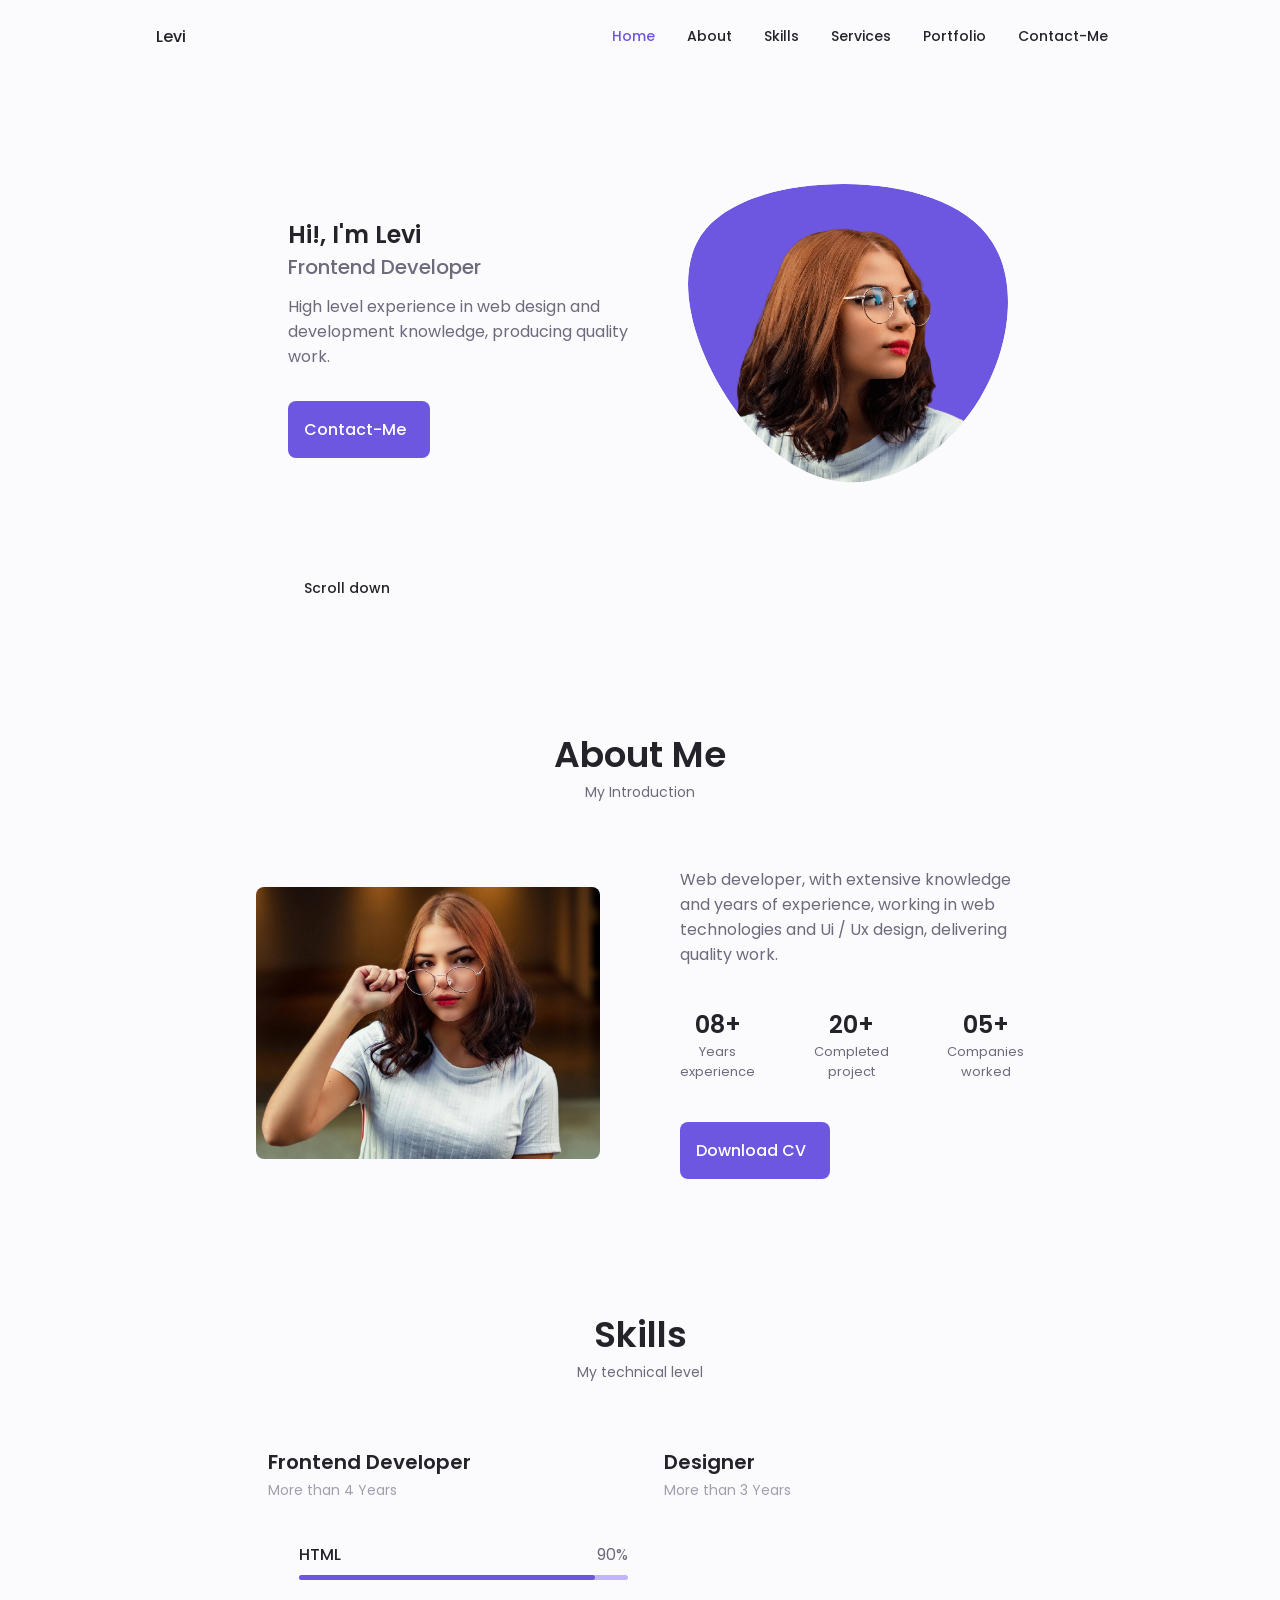
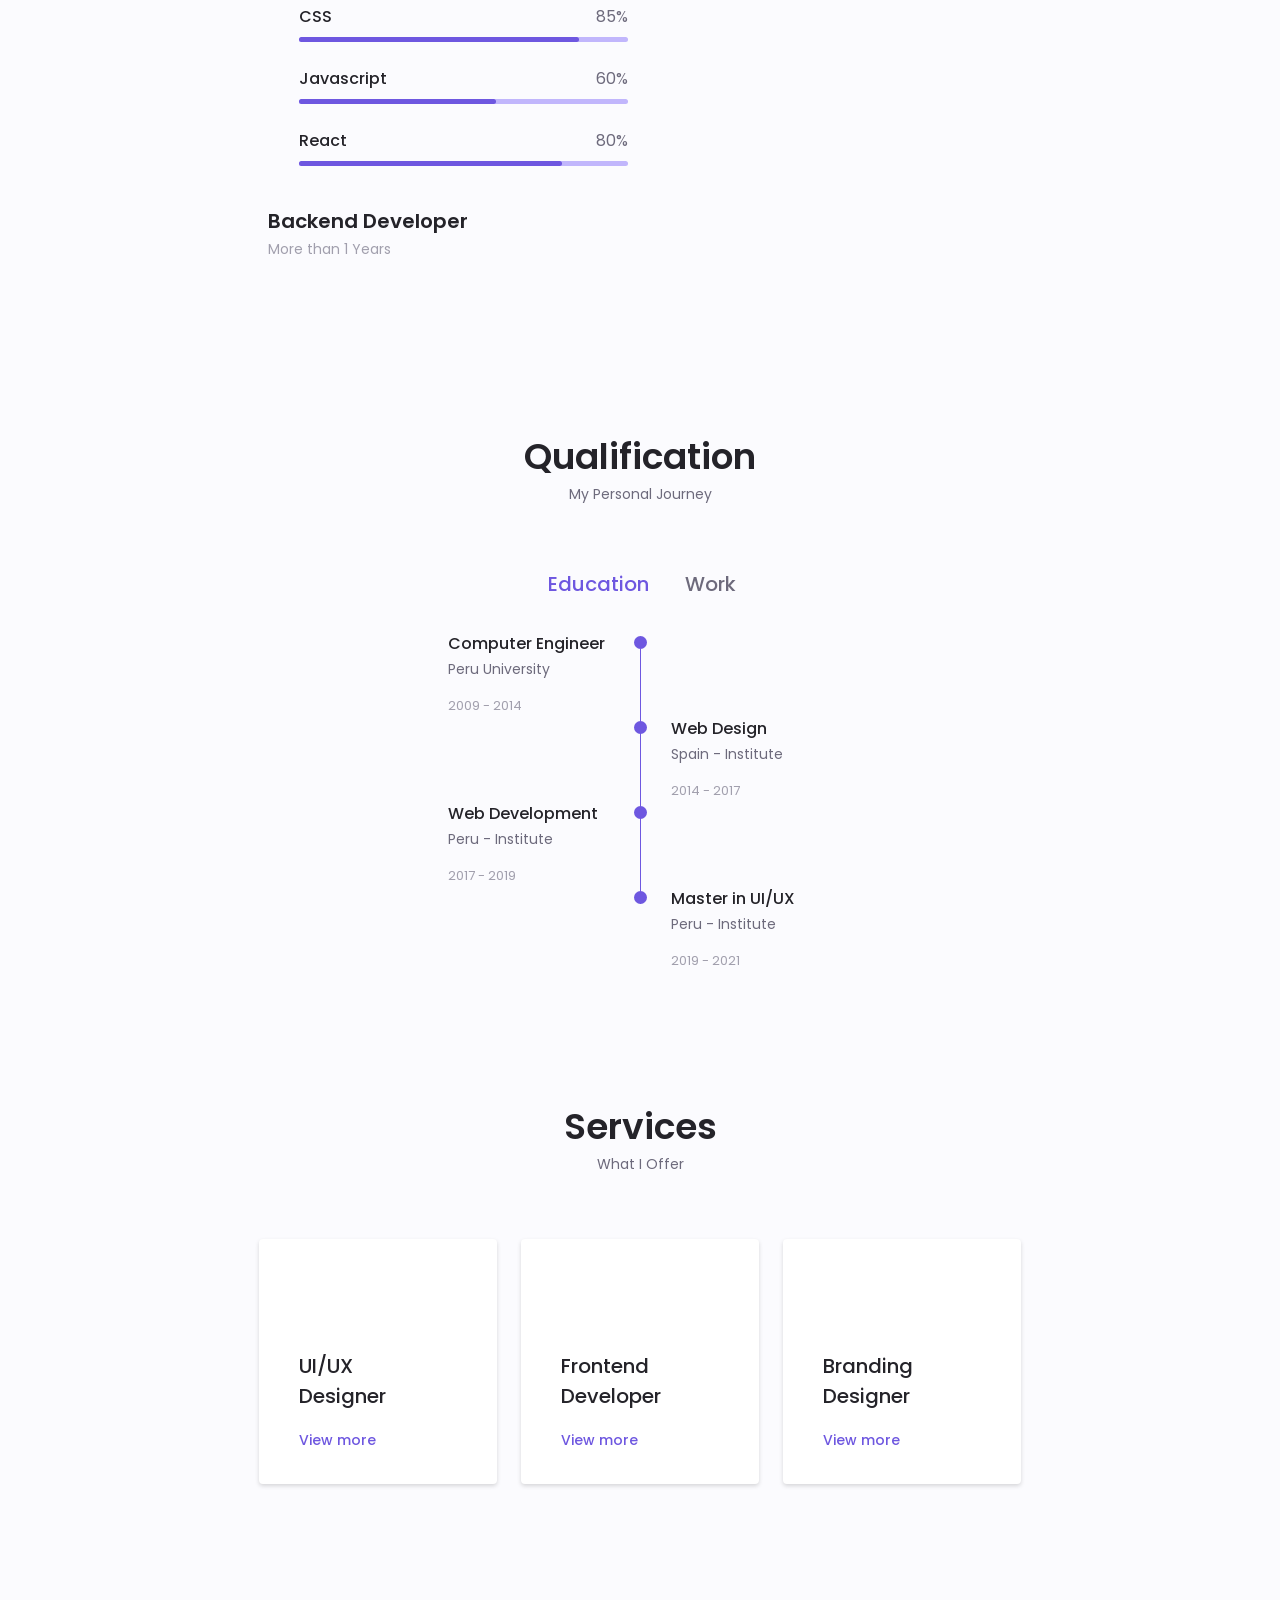
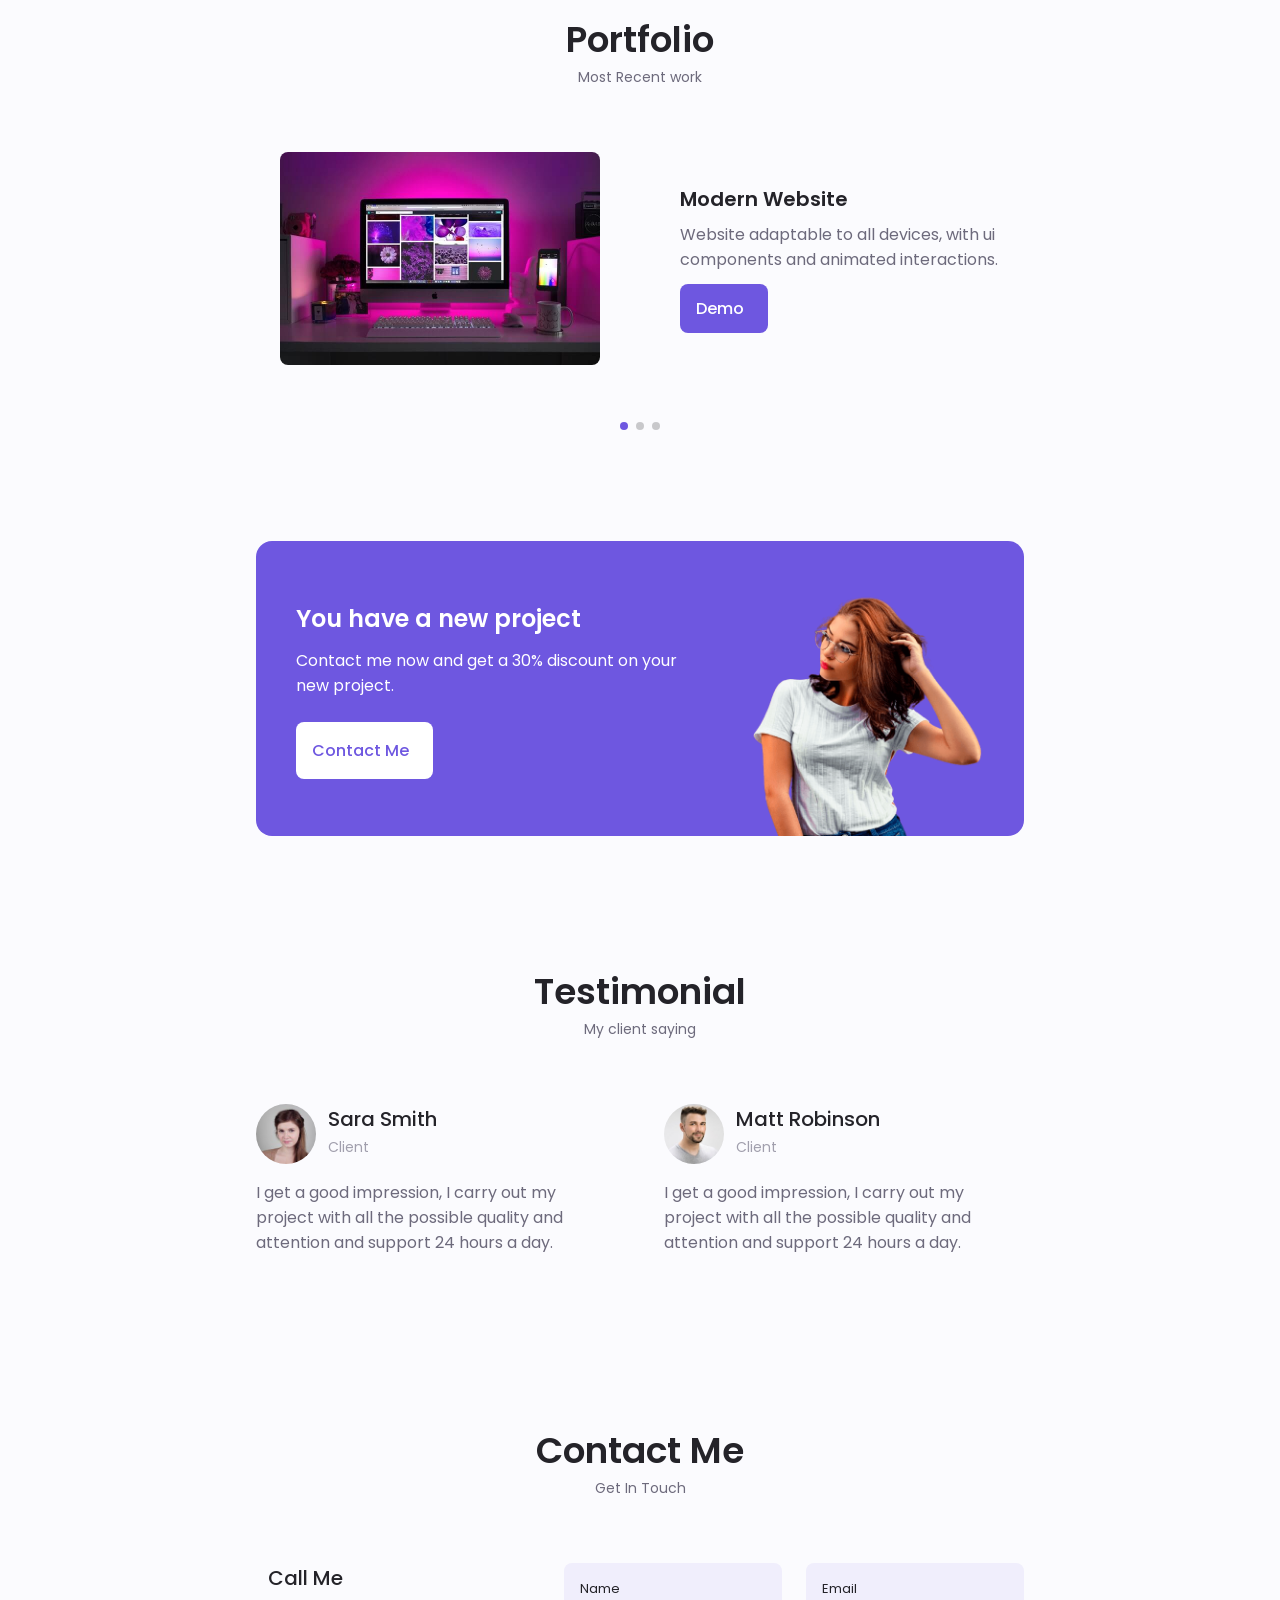
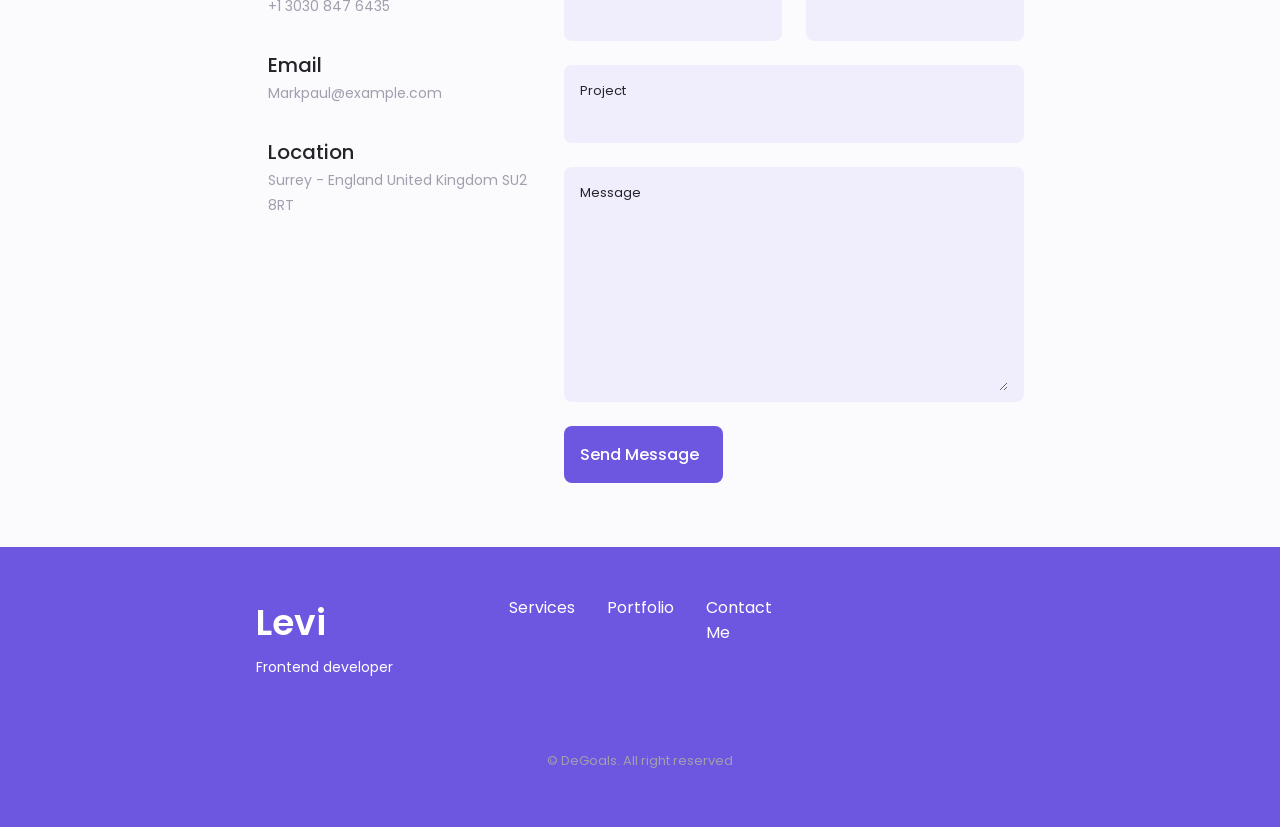
<file: index.html>
<!DOCTYPE html>
<html lang="en">
	<head>
		<meta charset="UTF-8" />
		<meta http-equiv="X-UA-Compatible" content="IE=edge" />
		<meta name="viewport" content="width=device-width, initial-scale=1.0" />

		<!--==================== UNICONS =========================-->
		<link
			rel="stylesheet"
			href="https://unicons.iconscout.com/release/v4.0.0/css/line.css"
		/>

		<!--==================== SWIPER CSS =========================-->
		<link rel="stylesheet" href="assets/css/swiper-bundle.min.css" />

		<!--==================== CSS =========================-->
		<link rel="stylesheet" href="assets/css/style.css" />

		<title>My Portfolio</title>
	</head>
	<body>
		<!--==================== HEADER ====================-->
		<header class="header" id="header">
			<nav class="nav container">
				<a href="#" class="nav__logo">Levi</a>

				<div class="nav__menu" id="nav-menu">
					<ul class="nav__list grid">
						<li class="nav__item">
							<a href="#home" class="nav__link active-link">
								<i class="uil uil-estate nav__icon"></i>
								Home
							</a>
						</li>
						<li class="nav__item">
							<a href="#about" class="nav__link">
								<i class="uil uil-user nav__icon"></i>
								About
							</a>
						</li>
						<li class="nav__item">
							<a href="#skills" class="nav__link">
								<i class="uil uil-file-alt nav__icon"></i>
								Skills
							</a>
						</li>
						<li class="nav__item">
							<a href="#services" class="nav__link">
								<i class="uil uil-briefcase-alt nav__icon"></i>
								Services
							</a>
						</li>
						<li class="nav__item">
							<a href="#portfolio" class="nav__link">
								<i class="uil uil-scenery nav__icon"></i>
								Portfolio
							</a>
						</li>
						<li class="nav__item">
							<a href="#contact" class="nav__link">
								<i class="uil uil-message nav__icon"></i>
								Contact-Me
							</a>
						</li>
					</ul>
					<i class="uil uil-times nav__close" id="nav-close"></i>
				</div>

				<div class="nav__btns">
					<!-- Theme change button -->
					<i class="uil uil-moon change-theme" id="theme-button"></i>
					<div class="nav__toggle" id="nav-toggle">
						<i class="uil uil-apps"></i>
					</div>
				</div>
			</nav>
		</header>

		<!--==================== MAIN ====================-->
		<main class="main">
			<!--==================== HOME ====================-->
			<section class="home section" id="home">
				<div class="home__container container grid">
					<div class="home__content grid">
						<div class="home__social">
							<a
								href="https://www.linkedin.com/"
								target="_blank"
								class="home__social-icon"
							>
								<i class="uil uil-linkedin-alt"></i>
							</a>
							<a
								href="https://dribble.com/"
								target="_blank"
								class="home__social-icon"
							>
								<i class="uil uil-dribbble"></i>
							</a>
							<a
								href="https://github.com/"
								target="_blank"
								class="home__social-icon"
							>
								<i class="uil uil-github-alt"></i>
							</a>
						</div>

						<div class="home__img">
							<svg
								class="home__blob"
								viewBox="0 0 200 187"
								xmlns="http://www.w3.org/2000/svg"
								xmlns:xlink="http://www.w3.org/1999/xlink"
							>
								<mask id="mask0" mask-type="alpha">
									<path
										d="M190.312 36.4879C206.582 62.1187 201.309 102.826 182.328 134.186C163.346 165.547 
        130.807 187.559 100.226 186.353C69.6454 185.297 41.0228 161.023 21.7403 129.362C2.45775 
        97.8511 -7.48481 59.1033 6.67581 34.5279C20.9871 10.1032 59.7028 -0.149132 97.9666 
        0.00163737C136.23 0.303176 174.193 10.857 190.312 36.4879Z"
									/>
								</mask>
								<g mask="url(#mask0)">
									<path
										d="M190.312 36.4879C206.582 62.1187 201.309 102.826 182.328 134.186C163.346 
        165.547 130.807 187.559 100.226 186.353C69.6454 185.297 41.0228 161.023 21.7403 
        129.362C2.45775 97.8511 -7.48481 59.1033 6.67581 34.5279C20.9871 10.1032 59.7028 
        -0.149132 97.9666 0.00163737C136.23 0.303176 174.193 10.857 190.312 36.4879Z"
									/>
									<image
										class="home__blob-img"
										x="12"
										y="18"
										xlink:href="assets/img/perfil.png"
									/>
								</g>
							</svg>
						</div>

						<div class="home__data">
							<h1 class="home__title">Hi!, I'm Levi</h1>
							<h3 class="home__subtitle">Frontend Developer</h3>
							<p class="home__description">
								High level experience in web design and development knowledge,
								producing quality work.
							</p>
							<a href="#contact" class="button button--flex">
								Contact-Me<i class="uil uil-message button__icon"></i>
							</a>
						</div>
					</div>

					<div class="home__scroll">
						<a href="#about" class="home__scroll-button button--flex">
							<i class="uil uil-mouse-alt home__scroll-mouse"></i>
							<span class="home__scroll-name">Scroll down</span>
							<i class="uil uil-arrow-down home__scroll-arrow"></i>
						</a>
					</div>
				</div>
			</section>

			<!--==================== ABOUT ====================-->
			<section class="about section" id="about">
				<h2 class="section__title">About Me</h2>
				<span class="section__subtitle">My Introduction</span>

				<div class="about__container container grid">
					<img src="assets/img/about.jpg" alt="" class="about__img" />

					<div class="about__data">
						<p class="about__description">
							Web developer, with extensive knowledge and years of experience,
							working in web technologies and Ui / Ux design, delivering quality
							work.
						</p>

						<div class="about__info">
							<div>
								<span class="about__info-title">08+</span>
								<span class="about__info-name"
									>Years <br />
									experience</span
								>
							</div>
							<div>
								<span class="about__info-title">20+</span>
								<span class="about__info-name"
									>Completed <br />
									project</span
								>
							</div>
							<div>
								<span class="about__info-title">05+</span>
								<span class="about__info-name"
									>Companies <br />
									worked</span
								>
							</div>
						</div>

						<div class="about__buttons">
							<a
								download=""
								href="assets/PDF/leviCV.pdf"
								class="button button--flex"
							>
								Download CV<i class="uil uil-download-alt button__icon"></i>
							</a>
						</div>
					</div>
				</div>
			</section>

			<!--==================== SKILLS ====================-->
			<section class="skills section" id="skills">
				<h2 class="section__title">Skills</h2>
				<span class="section__subtitle">My technical level</span>

				<div class="skills__container container grid">
					<div>
						<!--==================== SKILLS 1 ====================-->
						<div class="skills__content skills__open">
							<div class="skills__header">
								<i class="uil uil-brackets-curly skills__icon"></i>

								<div>
									<h1 class="skills__title">Frontend Developer</h1>
									<span class="skills__subtitle">More than 4 Years</span>
								</div>

								<i class="uil uil-angle-down skills__arrow"></i>
							</div>

							<div class="skills__list grid">
								<div class="skills__data">
									<div class="skills__titles">
										<h3 class="skills__name">HTML</h3>
										<span class="skills__number">90%</span>
									</div>
									<div class="skills__bar">
										<span class="skills__percentage skills__html"></span>
									</div>
								</div>
								<div class="skills__data">
									<div class="skills__titles">
										<h3 class="skills__name">CSS</h3>
										<span class="skills__number">85%</span>
									</div>
									<div class="skills__bar">
										<span class="skills__percentage skills__css"></span>
									</div>
								</div>
								<div class="skills__data">
									<div class="skills__titles">
										<h3 class="skills__name">Javascript</h3>
										<span class="skills__number">60%</span>
									</div>
									<div class="skills__bar">
										<span class="skills__percentage skills__js"></span>
									</div>
								</div>
								<div class="skills__data">
									<div class="skills__titles">
										<h3 class="skills__name">React</h3>
										<span class="skills__number">80%</span>
									</div>
									<div class="skills__bar">
										<span class="skills__percentage skills__react"></span>
									</div>
								</div>
							</div>
						</div>

						<!--==================== SKILLS 2 ====================-->
						<div class="skills__content skills__close">
							<div class="skills__header">
								<i class="uil uil-server-network skills__icon"></i>

								<div>
									<h1 class="skills__title">Backend Developer</h1>
									<span class="skills__subtitle">More than 1 Years</span>
								</div>

								<i class="uil uil-angle-down skills__arrow"></i>
							</div>

							<div class="skills__list grid">
								<div class="skills__data">
									<div class="skills__titles">
										<h3 class="skills__name">PHP</h3>
										<span class="skills__number">50%</span>
									</div>
									<div class="skills__bar">
										<span class="skills__percentage skills__php"></span>
									</div>
								</div>
								<div class="skills__data">
									<div class="skills__titles">
										<h3 class="skills__name">Node Js</h3>
										<span class="skills__number">75%</span>
									</div>
									<div class="skills__bar">
										<span class="skills__percentage skills__node"></span>
									</div>
								</div>
								<div class="skills__data">
									<div class="skills__titles">
										<h3 class="skills__name">Firebase</h3>
										<span class="skills__number">70%</span>
									</div>
									<div class="skills__bar">
										<span class="skills__percentage skills__firebase"></span>
									</div>
								</div>
								<div class="skills__data">
									<div class="skills__titles">
										<h3 class="skills__name">Python</h3>
										<span class="skills__number">50%</span>
									</div>
									<div class="skills__bar">
										<span class="skills__percentage skills__python"></span>
									</div>
								</div>
							</div>
						</div>
					</div>
					<div>
						<!--==================== SKILLS 3 ====================-->
						<div class="skills__content skills__close">
							<div class="skills__header">
								<i class="uil uil-swatchbook skills__icon"></i>

								<div>
									<h1 class="skills__title">Designer</h1>
									<span class="skills__subtitle">More than 3 Years</span>
								</div>

								<i class="uil uil-angle-down skills__arrow"></i>
							</div>

							<div class="skills__list grid">
								<div class="skills__data">
									<div class="skills__titles">
										<h3 class="skills__name">Figma</h3>
										<span class="skills__number">90%</span>
									</div>
									<div class="skills__bar">
										<span class="skills__percentage skills__figma"></span>
									</div>
								</div>
								<div class="skills__data">
									<div class="skills__titles">
										<h3 class="skills__name">Adobe XD</h3>
										<span class="skills__number">90%</span>
									</div>
									<div class="skills__bar">
										<span class="skills__percentage skills__xd"></span>
									</div>
								</div>
								<div class="skills__data">
									<div class="skills__titles">
										<h3 class="skills__name">Sketch</h3>
										<span class="skills__number">85%</span>
									</div>
									<div class="skills__bar">
										<span class="skills__percentage skills__sketch"></span>
									</div>
								</div>
								<div class="skills__data">
									<div class="skills__titles">
										<h3 class="skills__name">Photoshop</h3>
										<span class="skills__number">70%</span>
									</div>
									<div class="skills__bar">
										<span class="skills__percentage skills__photoshop"></span>
									</div>
								</div>
							</div>
						</div>
					</div>
				</div>
			</section>

			<!--==================== QUALIFICATION ====================-->
			<section class="qualification section">
				<h2 class="section__title">Qualification</h2>
				<span class="section__subtitle">My Personal Journey</span>

				<div class="qualification__container container">
					<div class="qualification__tabs">
						<div
							class="qualification__button button--flex qualification__active"
							data-target="#education"
						>
							<i class="uil uil-graduation-cap qualification__icon"></i>
							Education
						</div>
						<div class="qualification__button button--flex" data-target="#work">
							<i class="uil uil-briefcase-alt qualification__icon"></i>
							Work
						</div>
					</div>

					<div class="qualification__sections">
						<!--==================== QUALIFICATION CONTENT 1====================-->
						<div
							class="qualification__content qualification__active"
							data-content
							id="education"
						>
							<!--================ QUALIFICATION 1============================================-->
							<div class="qualification__data">
								<div>
									<h3 class="qualification__title">Computer Engineer</h3>
									<span class="qualification__subtitle">Peru University</span>
									<div class="qualification__calendar">
										<i class="uil uil-calendar-alt"></i>
										2009 - 2014
									</div>
								</div>

								<div>
									<span class="qualification__rounder"></span>
									<span class="qualification__line"></span>
								</div>
							</div>
							<!--================ QUALIFICATION 2============================================-->
							<div class="qualification__data">
								<div></div>
								<div>
									<span class="qualification__rounder"></span>
									<span class="qualification__line"></span>
								</div>
								<div>
									<h3 class="qualification__title">Web Design</h3>
									<span class="qualification__subtitle">Spain - Institute</span>
									<div class="qualification__calendar">
										<i class="uil uil-calendar-alt"></i>
										2014 - 2017
									</div>
								</div>
							</div>
							<!--================ QUALIFICATION 3============================================-->
							<div class="qualification__data">
								<div>
									<h3 class="qualification__title">Web Development</h3>
									<span class="qualification__subtitle">Peru - Institute</span>
									<div class="qualification__calendar">
										<i class="uil uil-calendar-alt"></i>
										2017 - 2019
									</div>
								</div>

								<div>
									<span class="qualification__rounder"></span>
									<span class="qualification__line"></span>
								</div>
							</div>
							<!--================ QUALIFICATION 4============================================-->
							<div class="qualification__data">
								<div></div>

								<div>
									<span class="qualification__rounder"></span>
									<!-- <span class="qualification__line"></span> -->
								</div>
								<div>
									<h3 class="qualification__title">Master in UI/UX</h3>
									<span class="qualification__subtitle">Peru - Institute</span>
									<div class="qualification__calendar">
										<i class="uil uil-calendar-alt"></i>
										2019 - 2021
									</div>
								</div>
							</div>
						</div>

						<!--==================== QUALIFICATION CONTENT 2====================-->
						<div class="qualification__content" data-content id="work">
							<!--================ QUALIFICATION 1============================================-->
							<div class="qualification__data">
								<div>
									<h3 class="qualification__title">Software Engineer</h3>
									<span class="qualification__subtitle">Microsoft - Peru</span>
									<div class="qualification__calendar">
										<i class="uil uil-calendar-alt"></i>
										2016 - 2018
									</div>
								</div>

								<div>
									<span class="qualification__rounder"></span>
									<span class="qualification__line"></span>
								</div>
							</div>
							<!--================ QUALIFICATION 2============================================-->
							<div class="qualification__data">
								<div></div>
								<div>
									<span class="qualification__rounder"></span>
									<span class="qualification__line"></span>
								</div>
								<div>
									<h3 class="qualification__title">Frontend Developer</h3>
									<span class="qualification__subtitle">Apple Inc - Spain</span>
									<div class="qualification__calendar">
										<i class="uil uil-calendar-alt"></i>
										2018 - 2020
									</div>
								</div>
							</div>
							<!--================ QUALIFICATION 3============================================-->
							<div class="qualification__data">
								<div>
									<h3 class="qualification__title">UI Designer</h3>
									<span class="qualification__subtitle">Figma - Spain</span>
									<div class="qualification__calendar">
										<i class="uil uil-calendar-alt"></i>
										2017 - 2019
									</div>
								</div>

								<div>
									<span class="qualification__rounder"></span>
									<!-- <span class="qualification__line"></span> -->
								</div>
							</div>
						</div>
					</div>
				</div>
			</section>

			<!--==================== SERVICES ====================-->
			<section class="services section" id="services">
				<h2 class="section__title">Services</h2>
				<span class="section__subtitle">What I Offer</span>

				<div class="services__container container grid">
					<!--==================== SERVICES 1 ====================-->
					<div class="services__content">
						<div>
							<i class="uil uil-web-grid services__icon"></i>
							<h3 class="services__title">UI/UX <br />Designer</h3>
						</div>

						<span
							class="
								button button--flex button--small button--link
								services__button
							"
						>
							View more
							<i class="uil uil-arrow-right button__icon"></i>
						</span>

						<div class="services__modal">
							<div class="services__modal-content">
								<h4 class="services__modal-title">
									UX/UX <br />
									Designer
								</h4>
								<i class="uil uil-times services__modal-close"></i>

								<ul class="services__modal-services grid">
									<li class="services__modal-service">
										<i class="uil uil-check-circle services__modal-icon"></i>
										<p>I develop the user interface.</p>
									</li>
									<li class="services__modal-service">
										<i class="uil uil-check-circle services__modal-icon"></i>
										<p>Web page development.</p>
									</li>
									<li class="services__modal-service">
										<i class="uil uil-check-circle services__modal-icon"></i>
										<p>I create ux element interactions.</p>
									</li>
									<li class="services__modal-service">
										<i class="uil uil-check-circle services__modal-icon"></i>
										<p>I position your company brand.</p>
									</li>
								</ul>
							</div>
						</div>
					</div>
					<!--==================== SERVICES 2 ====================-->
					<div class="services__content">
						<div>
							<i class="uil uil-arrow services__icon"></i>
							<h3 class="services__title">Frontend <br />Developer</h3>
						</div>

						<span
							class="
								button button--flex button--small button--link
								services__button
							"
						>
							View more
							<i class="uil uil-arrow-right button__icon"></i>
						</span>

						<div class="services__modal">
							<div class="services__modal-content">
								<h4 class="services__modal-title">Frontend <br />Developer</h4>
								<i class="uil uil-times services__modal-close"></i>

								<ul class="services__modal-services grid">
									<li class="services__modal-service">
										<i class="uil uil-check-circle services__modal-icon"></i>
										<p>I develop the user interface.</p>
									</li>
									<li class="services__modal-service">
										<i class="uil uil-check-circle services__modal-icon"></i>
										<p>Web page development.</p>
									</li>
									<li class="services__modal-service">
										<i class="uil uil-check-circle services__modal-icon"></i>
										<p>I create ux element interactions.</p>
									</li>
									<li class="services__modal-service">
										<i class="uil uil-check-circle services__modal-icon"></i>
										<p>I position your company brand.</p>
									</li>
								</ul>
							</div>
						</div>
					</div>
					<!--==================== SERVICES 3 ====================-->
					<div class="services__content">
						<div>
							<i class="uil uil-pen services__icon"></i>
							<h3 class="services__title">Branding <br />Designer</h3>
						</div>

						<span
							class="
								button button--flex button--small button--link
								services__button
							"
						>
							View more
							<i class="uil uil-arrow-right button__icon"></i>
						</span>

						<div class="services__modal">
							<div class="services__modal-content">
								<h4 class="services__modal-title">Branding <br />Designer</h4>
								<i class="uil uil-times services__modal-close"></i>

								<ul class="services__modal-services grid">
									<li class="services__modal-service">
										<i class="uil uil-check-circle services__modal-icon"></i>
										<p>I develop the user interface.</p>
									</li>
									<li class="services__modal-service">
										<i class="uil uil-check-circle services__modal-icon"></i>
										<p>Web page development.</p>
									</li>
									<li class="services__modal-service">
										<i class="uil uil-check-circle services__modal-icon"></i>
										<p>I create ux element interactions.</p>
									</li>
									<li class="services__modal-service">
										<i class="uil uil-check-circle services__modal-icon"></i>
										<p>I position your company brand.</p>
									</li>
								</ul>
							</div>
						</div>
					</div>
				</div>
			</section>

			<!--==================== PORTFOLIO ====================-->
			<section class="portfolio section" id="portfolio">
				<h2 class="section__title">Portfolio</h2>
				<span class="section__subtitle">Most Recent work</span>

				<div class="portfolio__container container swiper-container">
					<div class="swiper-wrapper">
						<!--==================== PORTFOLIO 1 ====================-->
						<div class="portfolio__content grid swiper-slide">
							<img
								src="assets/img/portfolio1.jpg"
								alt=""
								class="portfolio__img"
							/>

							<div class="potfolio__data">
								<h3 class="portfolio__title">Modern Website</h3>
								<p class="portfolio__description">
									Website adaptable to all devices, with ui components and
									animated interactions.
								</p>
								<a
									href="#"
									class="button button--flex button--small portfolio__button"
								>
									Demo
									<i class="uil uil-arrow-right button__icon"></i>
								</a>
							</div>
						</div>
						<!--==================== PORTFOLIO 2 ====================-->
						<div class="portfolio__content grid swiper-slide">
							<img
								src="assets/img/portfolio2.jpg"
								alt=""
								class="portfolio__img"
							/>

							<div class="potfolio__data">
								<h3 class="portfolio__title">Brand Design</h3>
								<p class="portfolio__description">
									Website adaptable to all devices, with ui components and
									animated interactions.
								</p>
								<a
									href="#"
									class="button button--flex button--small portfolio__button"
								>
									Demo
									<i class="uil uil-arrow-right button__icon"></i>
								</a>
							</div>
						</div>
						<!--==================== PORTFOLIO 3 ====================-->
						<div class="portfolio__content grid swiper-slide">
							<img
								src="assets/img/portfolio3.jpg"
								alt=""
								class="portfolio__img"
							/>

							<div class="potfolio__data">
								<h3 class="portfolio__title">Online Store</h3>
								<p class="portfolio__description">
									Website adaptable to all devices, with ui components and
									animated interactions.
								</p>
								<a
									href="#"
									class="button button--flex button--small portfolio__button"
								>
									Demo
									<i class="uil uil-arrow-right button__icon"></i>
								</a>
							</div>
						</div>
					</div>

					<!-- Add Arrows -->
					<div class="swiper-button-next">
						<i class="uil uil-angle-right-b swiper-portfolio-icon"></i>
					</div>
					<div class="swiper-button-prev">
						<i class="uil uil-angle-left-b swiper-portfolio-icon"></i>
					</div>

					<!-- Add Pagination -->
					<div class="swiper-pagination"></div>
				</div>
			</section>

			<!--==================== PROJECT IN MIND ====================-->
			<section class="project section">
				<div class="project__bg">
					<div class="project__container container grid">
						<div class="project__data">
							<h2 class="project__title">You have a new project</h2>
							<p class="project__description">
								Contact me now and get a 30% discount on your new project.
							</p>
							<a href="#contact" class="button button--flex button--white">
								Contact Me
								<i class="uil uil-message project__icon button__icon"></i>
							</a>
						</div>

						<img src="assets/img/project.png" alt="" class="project__img" />
					</div>
				</div>
			</section>

			<!--==================== TESTIMONIAL ====================-->
			<section class="testimonial section">
				<h2 class="section__title">Testimonial</h2>
				<span class="section__subtitle">My client saying</span>

				<div class="testimonial__container container swiper-container">
					<div class="swiper-wrapper">
						<!--==================== TESTIMONIAL 1 ====================-->
						<div class="testimonial__content swiper-slide">
							<div class="testimonial__data">
								<div class="testimonial__header">
									<img
										src="assets/img/testimonial1.jpg"
										alt=""
										class="testimonial__img"
									/>

									<div>
										<h3 class="testimonial__name">Sara Smith</h3>
										<span class="testimonial__client">Client</span>
									</div>
								</div>

								<div>
									<i class="uil uil-star testimonial__icon-star"></i>
									<i class="uil uil-star testimonial__icon-star"></i>
									<i class="uil uil-star testimonial__icon-star"></i>
									<i class="uil uil-star testimonial__icon-star"></i>
									<i class="uil uil-star testimonial__icon-star"></i>
								</div>
							</div>

							<p class="testimonial__description">
								I get a good impression, I carry out my project with all the
								possible quality and attention and support 24 hours a day.
							</p>
						</div>
						<!--==================== TESTIMONIAL 2 ====================-->
						<div class="testimonial__content swiper-slide">
							<div class="testimonial__data">
								<div class="testimonial__header">
									<img
										src="assets/img/testimonial2.jpg"
										alt=""
										class="testimonial__img"
									/>

									<div>
										<h3 class="testimonial__name">Matt Robinson</h3>
										<span class="testimonial__client">Client</span>
									</div>
								</div>

								<div>
									<i class="uil uil-star testimonial__icon-star"></i>
									<i class="uil uil-star testimonial__icon-star"></i>
									<i class="uil uil-star testimonial__icon-star"></i>
									<i class="uil uil-star testimonial__icon-star"></i>
									<i class="uil uil-star testimonial__icon-star"></i>
								</div>
							</div>

							<p class="testimonial__description">
								I get a good impression, I carry out my project with all the
								possible quality and attention and support 24 hours a day.
							</p>
						</div>
						<!--==================== TESTIMONIAL 3 ====================-->
						<div class="testimonial__content swiper-slide">
							<div class="testimonial__data">
								<div class="testimonial__header">
									<img
										src="assets/img/testimonial3.jpg"
										alt=""
										class="testimonial__img"
									/>

									<div>
										<h3 class="testimonial__name">Raul Harris</h3>
										<span class="testimonial__client">Client</span>
									</div>
								</div>

								<div>
									<i class="uil uil-star testimonial__icon-star"></i>
									<i class="uil uil-star testimonial__icon-star"></i>
									<i class="uil uil-star testimonial__icon-star"></i>
									<i class="uil uil-star testimonial__icon-star"></i>
									<i class="uil uil-star testimonial__icon-star"></i>
								</div>
							</div>

							<p class="testimonial__description">
								I get a good impression, I carry out my project with all the
								possible quality and attention and support 24 hours a day.
							</p>
						</div>
					</div>

					<!-- Add Pagination -->
					<div class="swiper-pagination swiper-pagination-testimonial"></div>
				</div>
			</section>

			<!--==================== CONTACT ME ====================-->
			<section class="contact section" id="contact">
				<h2 class="section__title">Contact Me</h2>
				<span class="section__subtitle">Get In Touch</span>

				<div class="contact__container container grid">
					<div>
						<div class="contact__information">
							<i class="uil uil-phone contact__icon"></i>

							<div>
								<h3 class="contact__title">Call Me</h3>
								<span class="contact__subtitle">+1 3030 847 6435</span>
							</div>
						</div>
						<div class="contact__information">
							<i class="uil uil-envelope contact__icon"></i>

							<div>
								<h3 class="contact__title">Email</h3>
								<span class="contact__subtitle">Markpaul@example.com</span>
							</div>
						</div>
						<div class="contact__information">
							<i class="uil uil-map-marker contact__icon"></i>

							<div>
								<h3 class="contact__title">Location</h3>
								<span class="contact__subtitle"
									>Surrey - England United Kingdom SU2 8RT</span
								>
							</div>
						</div>
					</div>

					<form action="" class="contact__form grid">
						<div class="contact__inputs grid">
							<div class="contact__content">
								<label for="" class="contact__label">Name</label>
								<input type="text" class="contact__input" />
							</div>
							<div class="contact__content">
								<label for="" class="contact__label">Email</label>
								<input type="email" class="contact__input" />
							</div>
						</div>
						<div class="contact__content">
							<label for="" class="contact__label">Project</label>
							<input type="text" class="contact__input" />
						</div>
						<div class="contact__content">
							<label for="" class="contact__label">Message</label>
							<textarea
								name=""
								id=""
								cols="0"
								rows="7"
								class="contact__input"
							></textarea>
						</div>

						<div>
							<a href="" class="button button--flex">
								Send Message
								<i class="uil uil-message button__icon"></i>
							</a>
						</div>
					</form>
				</div>
			</section>
		</main>

		<!--==================== FOOTER ====================-->
		<footer class="footer">
			<div class="footer__bg">
				<div class="footer__container container grid">
					<div>
						<h1 class="footer__title">Levi</h1>
						<span class="footer__subtitle">Frontend developer</span>
					</div>

					<ul class="footer__links">
						<li>
							<a href="#services" class="footer__link">Services</a>
						</li>
						<li>
							<a href="#portfolio" class="footer__link">Portfolio</a>
						</li>
						<li>
							<a href="#contact" class="footer__link">Contact Me</a>
						</li>
					</ul>

					<div class="footer__socials">
						<a
							href="https://www.facebook.com/"
							target="_blank"
							class="footer__social"
						>
							<i class="uil uil-facebook-f"></i>
						</a>
						<a
							href="https://www.instagram.com/"
							target="_blank"
							class="footer__social"
						>
							<i class="uil uil-instagram"></i>
						</a>
						<a
							href="https://twitter.com/"
							target="_blank"
							class="footer__social"
						>
							<i class="uil uil-twitter-alt"></i>
						</a>
					</div>
				</div>

				<p class="footer__copy">&#169; DeGoals. All right reserved</p>
			</div>
		</footer>

		<!--==================== SCROLL TOP ====================-->
		<a href="#" class="scrollup" id="scroll-up">
			<i class="uil uil-arrow-up scrollup__icon"></i>
		</a>

		<!--==================== SWIPER JS ====================-->
		<script src="assets/JS/swiper-bundle.min.js"></script>

		<!--==================== MAIN JS ====================-->
		<script src="assets/JS/script.js"></script>
	</body>
</html>
</file>
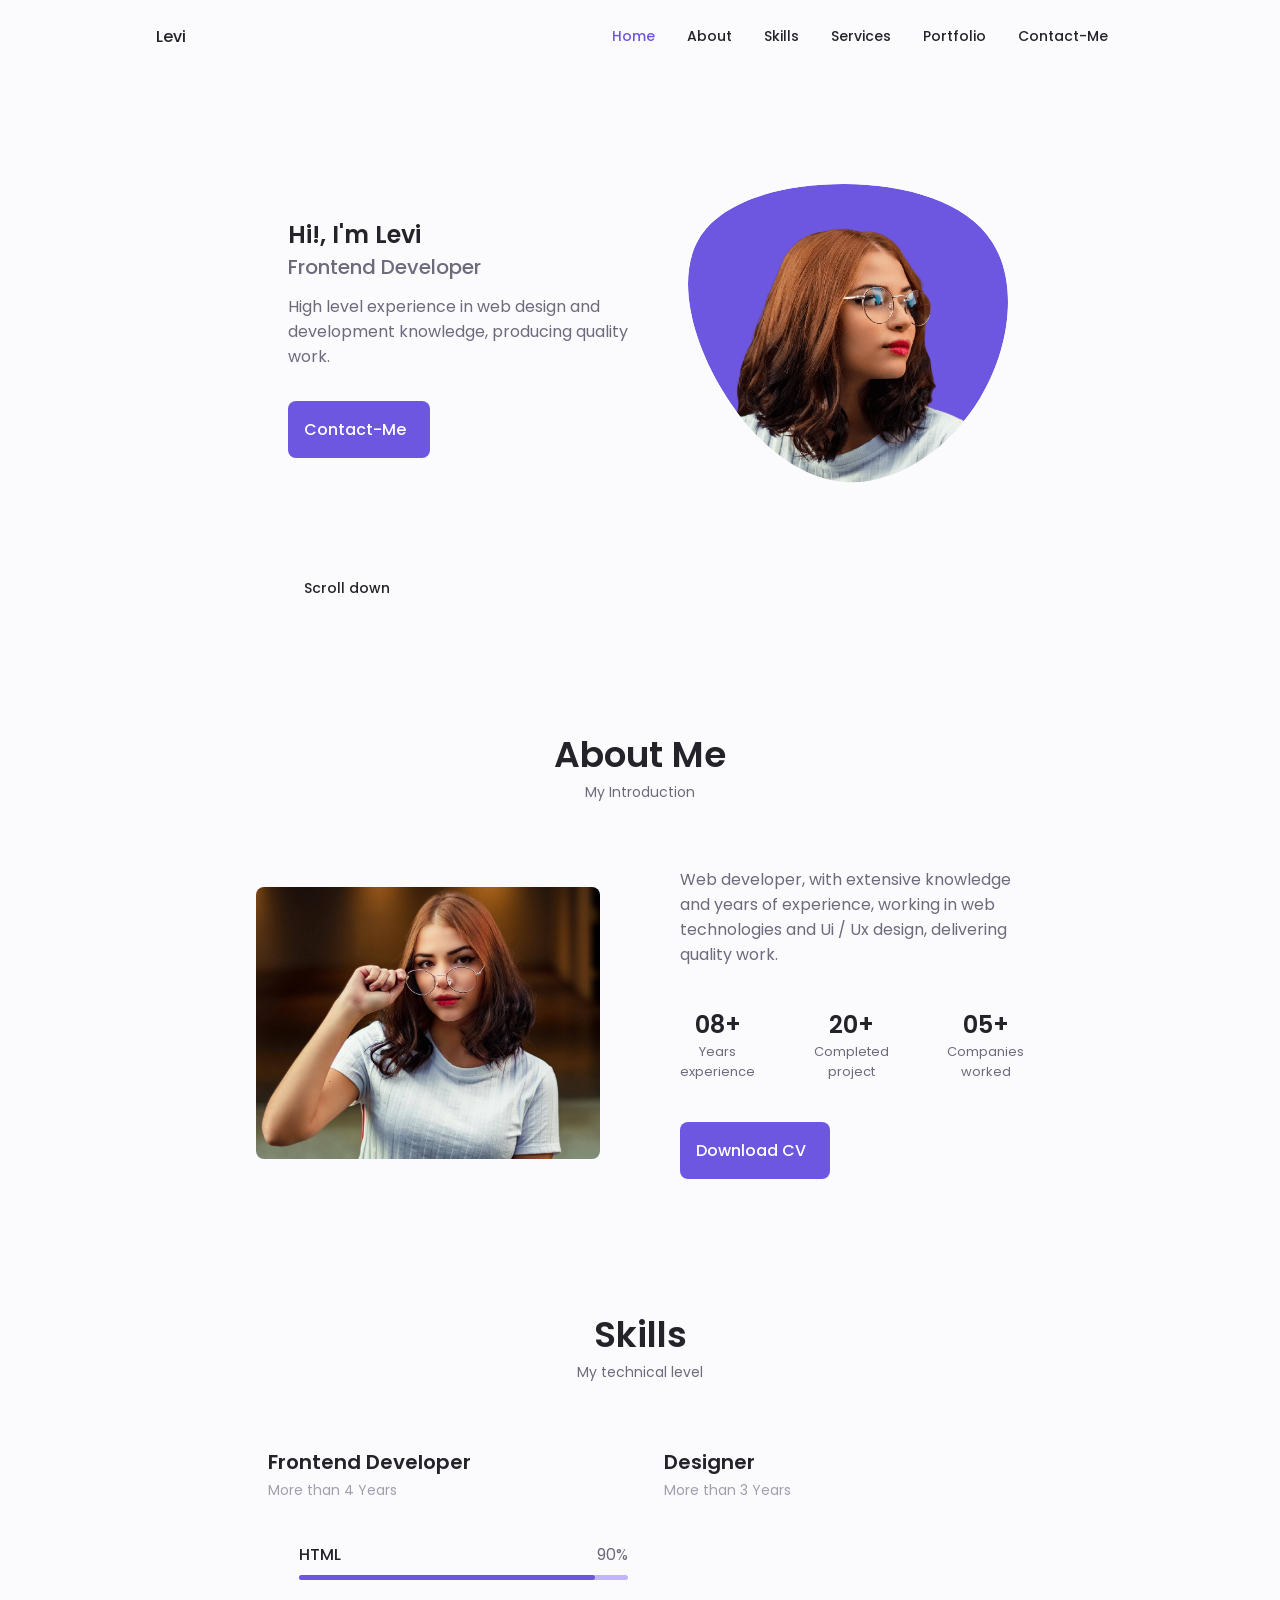
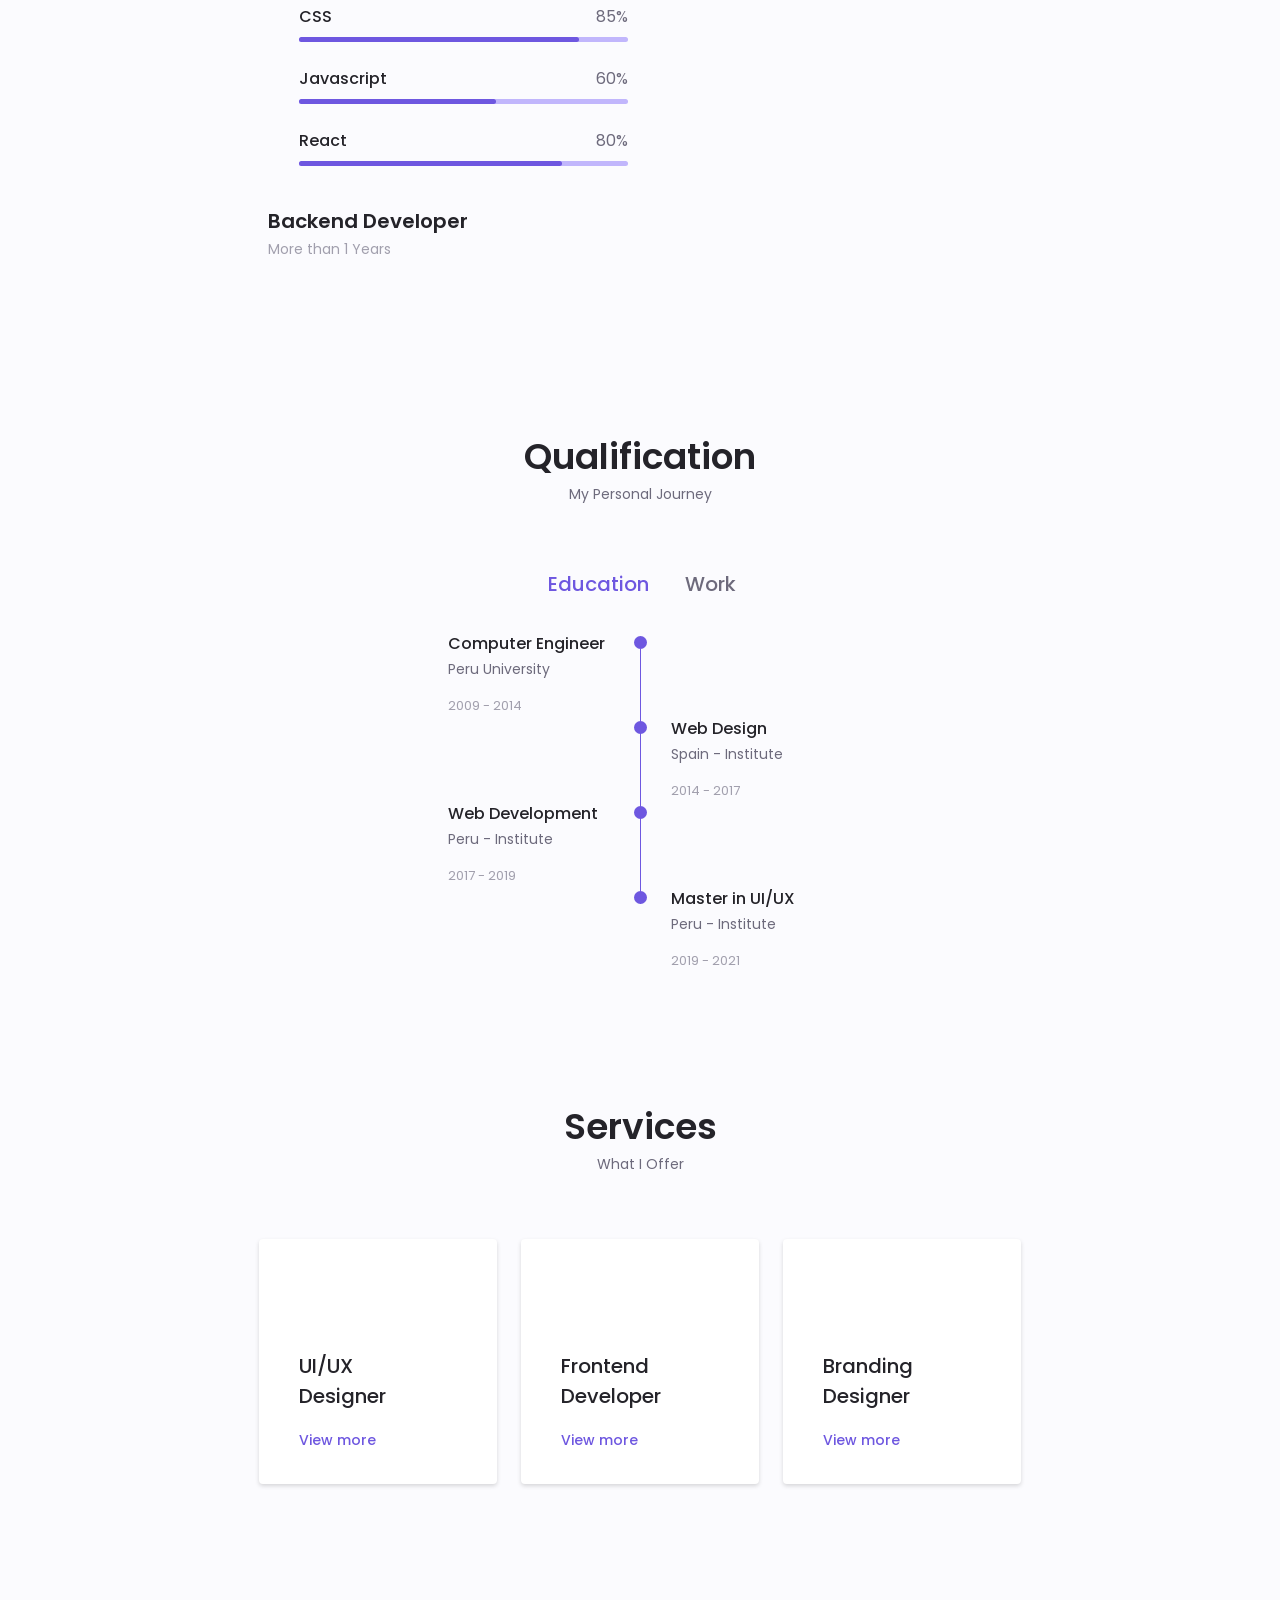
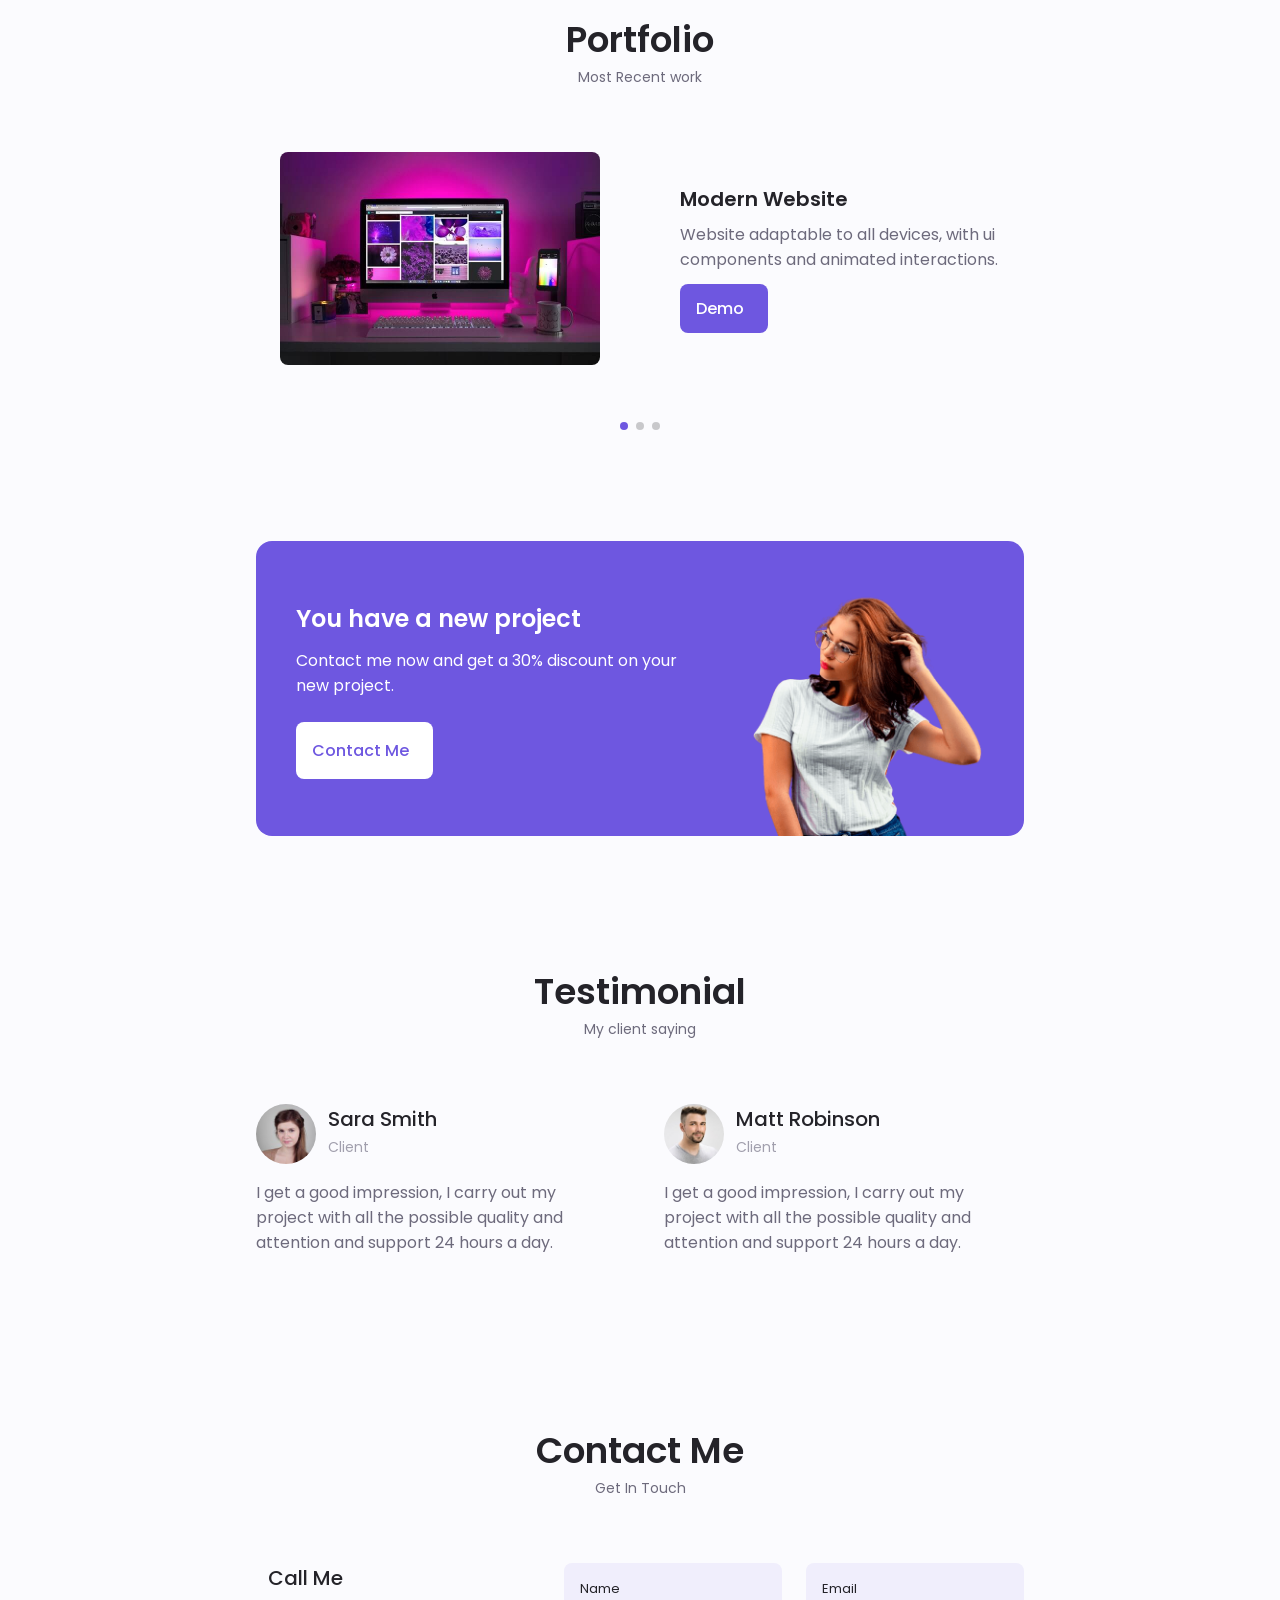
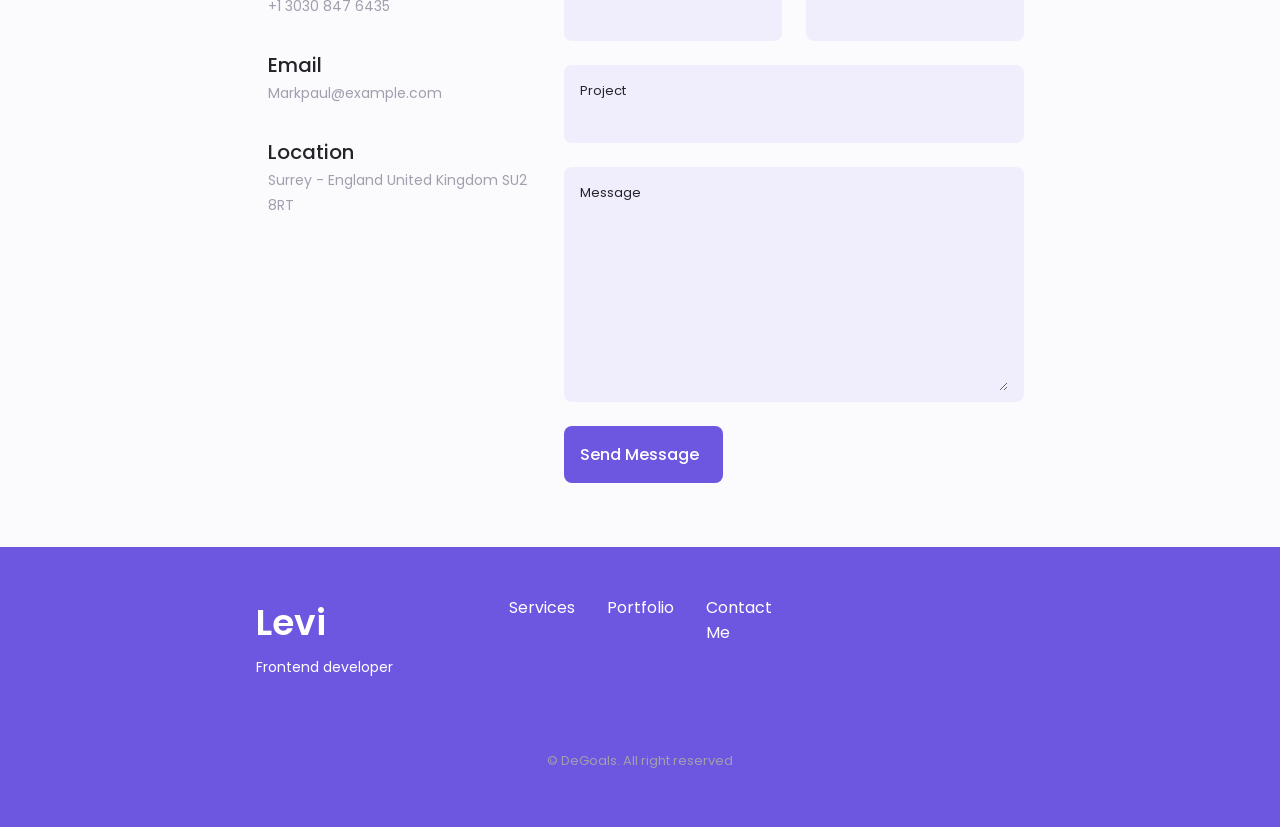
<file: Index.html>
<!DOCTYPE html>
<html lang="en">
	<head>
		<meta charset="UTF-8" />
		<meta http-equiv="X-UA-Compatible" content="IE=edge" />
		<meta name="viewport" content="width=device-width, initial-scale=1.0" />

		<!--==================== UNICONS =========================-->
		<link
			rel="stylesheet"
			href="https://unicons.iconscout.com/release/v4.0.0/css/line.css"
		/>

		<!--==================== SWIPER CSS =========================-->
		<link rel="stylesheet" href="assets/css/swiper-bundle.min.css" />

		<!--==================== CSS =========================-->
		<link rel="stylesheet" href="assets/css/style.css" />

		<title>My Portfolio</title>
	</head>
	<body>
		<!--==================== HEADER ====================-->
		<header class="header" id="header">
			<nav class="nav container">
				<a href="#" class="nav__logo">Levi</a>

				<div class="nav__menu" id="nav-menu">
					<ul class="nav__list grid">
						<li class="nav__item">
							<a href="#home" class="nav__link active-link">
								<i class="uil uil-estate nav__icon"></i>
								Home
							</a>
						</li>
						<li class="nav__item">
							<a href="#about" class="nav__link">
								<i class="uil uil-user nav__icon"></i>
								About
							</a>
						</li>
						<li class="nav__item">
							<a href="#skills" class="nav__link">
								<i class="uil uil-file-alt nav__icon"></i>
								Skills
							</a>
						</li>
						<li class="nav__item">
							<a href="#services" class="nav__link">
								<i class="uil uil-briefcase-alt nav__icon"></i>
								Services
							</a>
						</li>
						<li class="nav__item">
							<a href="#portfolio" class="nav__link">
								<i class="uil uil-scenery nav__icon"></i>
								Portfolio
							</a>
						</li>
						<li class="nav__item">
							<a href="#contact" class="nav__link">
								<i class="uil uil-message nav__icon"></i>
								Contact-Me
							</a>
						</li>
					</ul>
					<i class="uil uil-times nav__close" id="nav-close"></i>
				</div>

				<div class="nav__btns">
					<!-- Theme change button -->
					<i class="uil uil-moon change-theme" id="theme-button"></i>
					<div class="nav__toggle" id="nav-toggle">
						<i class="uil uil-apps"></i>
					</div>
				</div>
			</nav>
		</header>

		<!--==================== MAIN ====================-->
		<main class="main">
			<!--==================== HOME ====================-->
			<section class="home section" id="home">
				<div class="home__container container grid">
					<div class="home__content grid">
						<div class="home__social">
							<a
								href="https://www.linkedin.com/"
								target="_blank"
								class="home__social-icon"
							>
								<i class="uil uil-linkedin-alt"></i>
							</a>
							<a
								href="https://dribble.com/"
								target="_blank"
								class="home__social-icon"
							>
								<i class="uil uil-dribbble"></i>
							</a>
							<a
								href="https://github.com/"
								target="_blank"
								class="home__social-icon"
							>
								<i class="uil uil-github-alt"></i>
							</a>
						</div>

						<div class="home__img">
							<svg
								class="home__blob"
								viewBox="0 0 200 187"
								xmlns="http://www.w3.org/2000/svg"
								xmlns:xlink="http://www.w3.org/1999/xlink"
							>
								<mask id="mask0" mask-type="alpha">
									<path
										d="M190.312 36.4879C206.582 62.1187 201.309 102.826 182.328 134.186C163.346 165.547 
        130.807 187.559 100.226 186.353C69.6454 185.297 41.0228 161.023 21.7403 129.362C2.45775 
        97.8511 -7.48481 59.1033 6.67581 34.5279C20.9871 10.1032 59.7028 -0.149132 97.9666 
        0.00163737C136.23 0.303176 174.193 10.857 190.312 36.4879Z"
									/>
								</mask>
								<g mask="url(#mask0)">
									<path
										d="M190.312 36.4879C206.582 62.1187 201.309 102.826 182.328 134.186C163.346 
        165.547 130.807 187.559 100.226 186.353C69.6454 185.297 41.0228 161.023 21.7403 
        129.362C2.45775 97.8511 -7.48481 59.1033 6.67581 34.5279C20.9871 10.1032 59.7028 
        -0.149132 97.9666 0.00163737C136.23 0.303176 174.193 10.857 190.312 36.4879Z"
									/>
									<image
										class="home__blob-img"
										x="12"
										y="18"
										xlink:href="assets/img/perfil.png"
									/>
								</g>
							</svg>
						</div>

						<div class="home__data">
							<h1 class="home__title">Hi!, I'm Levi</h1>
							<h3 class="home__subtitle">Frontend Developer</h3>
							<p class="home__description">
								High level experience in web design and development knowledge,
								producing quality work.
							</p>
							<a href="#contact" class="button button--flex">
								Contact-Me<i class="uil uil-message button__icon"></i>
							</a>
						</div>
					</div>

					<div class="home__scroll">
						<a href="#about" class="home__scroll-button button--flex">
							<i class="uil uil-mouse-alt home__scroll-mouse"></i>
							<span class="home__scroll-name">Scroll down</span>
							<i class="uil uil-arrow-down home__scroll-arrow"></i>
						</a>
					</div>
				</div>
			</section>

			<!--==================== ABOUT ====================-->
			<section class="about section" id="about">
				<h2 class="section__title">About Me</h2>
				<span class="section__subtitle">My Introduction</span>

				<div class="about__container container grid">
					<img src="assets/img/about.jpg" alt="" class="about__img" />

					<div class="about__data">
						<p class="about__description">
							Web developer, with extensive knowledge and years of experience,
							working in web technologies and Ui / Ux design, delivering quality
							work.
						</p>

						<div class="about__info">
							<div>
								<span class="about__info-title">08+</span>
								<span class="about__info-name"
									>Years <br />
									experience</span
								>
							</div>
							<div>
								<span class="about__info-title">20+</span>
								<span class="about__info-name"
									>Completed <br />
									project</span
								>
							</div>
							<div>
								<span class="about__info-title">05+</span>
								<span class="about__info-name"
									>Companies <br />
									worked</span
								>
							</div>
						</div>

						<div class="about__buttons">
							<a
								download=""
								href="assets/PDF/Levi-Cv.pdf"
								class="button button--flex"
							>
								Download CV<i class="uil uil-download-alt button__icon"></i>
							</a>
						</div>
					</div>
				</div>
			</section>

			<!--==================== SKILLS ====================-->
			<section class="skills section" id="skills">
				<h2 class="section__title">Skills</h2>
				<span class="section__subtitle">My technical level</span>

				<div class="skills__container container grid">
					<div>
						<!--==================== SKILLS 1 ====================-->
						<div class="skills__content skills__open">
							<div class="skills__header">
								<i class="uil uil-brackets-curly skills__icon"></i>

								<div>
									<h1 class="skills__title">Frontend Developer</h1>
									<span class="skills__subtitle">More than 4 Years</span>
								</div>

								<i class="uil uil-angle-down skills__arrow"></i>
							</div>

							<div class="skills__list grid">
								<div class="skills__data">
									<div class="skills__titles">
										<h3 class="skills__name">HTML</h3>
										<span class="skills__number">90%</span>
									</div>
									<div class="skills__bar">
										<span class="skills__percentage skills__html"></span>
									</div>
								</div>
								<div class="skills__data">
									<div class="skills__titles">
										<h3 class="skills__name">CSS</h3>
										<span class="skills__number">85%</span>
									</div>
									<div class="skills__bar">
										<span class="skills__percentage skills__css"></span>
									</div>
								</div>
								<div class="skills__data">
									<div class="skills__titles">
										<h3 class="skills__name">Javascript</h3>
										<span class="skills__number">60%</span>
									</div>
									<div class="skills__bar">
										<span class="skills__percentage skills__js"></span>
									</div>
								</div>
								<div class="skills__data">
									<div class="skills__titles">
										<h3 class="skills__name">React</h3>
										<span class="skills__number">80%</span>
									</div>
									<div class="skills__bar">
										<span class="skills__percentage skills__react"></span>
									</div>
								</div>
							</div>
						</div>

						<!--==================== SKILLS 2 ====================-->
						<div class="skills__content skills__close">
							<div class="skills__header">
								<i class="uil uil-server-network skills__icon"></i>

								<div>
									<h1 class="skills__title">Backend Developer</h1>
									<span class="skills__subtitle">More than 1 Years</span>
								</div>

								<i class="uil uil-angle-down skills__arrow"></i>
							</div>

							<div class="skills__list grid">
								<div class="skills__data">
									<div class="skills__titles">
										<h3 class="skills__name">PHP</h3>
										<span class="skills__number">50%</span>
									</div>
									<div class="skills__bar">
										<span class="skills__percentage skills__php"></span>
									</div>
								</div>
								<div class="skills__data">
									<div class="skills__titles">
										<h3 class="skills__name">Node Js</h3>
										<span class="skills__number">75%</span>
									</div>
									<div class="skills__bar">
										<span class="skills__percentage skills__node"></span>
									</div>
								</div>
								<div class="skills__data">
									<div class="skills__titles">
										<h3 class="skills__name">Firebase</h3>
										<span class="skills__number">70%</span>
									</div>
									<div class="skills__bar">
										<span class="skills__percentage skills__firebase"></span>
									</div>
								</div>
								<div class="skills__data">
									<div class="skills__titles">
										<h3 class="skills__name">Python</h3>
										<span class="skills__number">50%</span>
									</div>
									<div class="skills__bar">
										<span class="skills__percentage skills__python"></span>
									</div>
								</div>
							</div>
						</div>
					</div>
					<div>
						<!--==================== SKILLS 3 ====================-->
						<div class="skills__content skills__close">
							<div class="skills__header">
								<i class="uil uil-swatchbook skills__icon"></i>

								<div>
									<h1 class="skills__title">Designer</h1>
									<span class="skills__subtitle">More than 3 Years</span>
								</div>

								<i class="uil uil-angle-down skills__arrow"></i>
							</div>

							<div class="skills__list grid">
								<div class="skills__data">
									<div class="skills__titles">
										<h3 class="skills__name">Figma</h3>
										<span class="skills__number">90%</span>
									</div>
									<div class="skills__bar">
										<span class="skills__percentage skills__figma"></span>
									</div>
								</div>
								<div class="skills__data">
									<div class="skills__titles">
										<h3 class="skills__name">Adobe XD</h3>
										<span class="skills__number">90%</span>
									</div>
									<div class="skills__bar">
										<span class="skills__percentage skills__xd"></span>
									</div>
								</div>
								<div class="skills__data">
									<div class="skills__titles">
										<h3 class="skills__name">Sketch</h3>
										<span class="skills__number">85%</span>
									</div>
									<div class="skills__bar">
										<span class="skills__percentage skills__sketch"></span>
									</div>
								</div>
								<div class="skills__data">
									<div class="skills__titles">
										<h3 class="skills__name">Photoshop</h3>
										<span class="skills__number">70%</span>
									</div>
									<div class="skills__bar">
										<span class="skills__percentage skills__photoshop"></span>
									</div>
								</div>
							</div>
						</div>
					</div>
				</div>
			</section>

			<!--==================== QUALIFICATION ====================-->
			<section class="qualification section">
				<h2 class="section__title">Qualification</h2>
				<span class="section__subtitle">My Personal Journey</span>

				<div class="qualification__container container">
					<div class="qualification__tabs">
						<div
							class="qualification__button button--flex qualification__active"
							data-target="#education"
						>
							<i class="uil uil-graduation-cap qualification__icon"></i>
							Education
						</div>
						<div class="qualification__button button--flex" data-target="#work">
							<i class="uil uil-briefcase-alt qualification__icon"></i>
							Work
						</div>
					</div>

					<div class="qualification__sections">
						<!--==================== QUALIFICATION CONTENT 1====================-->
						<div
							class="qualification__content qualification__active"
							data-content
							id="education"
						>
							<!--================ QUALIFICATION 1============================================-->
							<div class="qualification__data">
								<div>
									<h3 class="qualification__title">Computer Engineer</h3>
									<span class="qualification__subtitle">Peru University</span>
									<div class="qualification__calendar">
										<i class="uil uil-calendar-alt"></i>
										2009 - 2014
									</div>
								</div>

								<div>
									<span class="qualification__rounder"></span>
									<span class="qualification__line"></span>
								</div>
							</div>
							<!--================ QUALIFICATION 2============================================-->
							<div class="qualification__data">
								<div></div>
								<div>
									<span class="qualification__rounder"></span>
									<span class="qualification__line"></span>
								</div>
								<div>
									<h3 class="qualification__title">Web Design</h3>
									<span class="qualification__subtitle">Spain - Institute</span>
									<div class="qualification__calendar">
										<i class="uil uil-calendar-alt"></i>
										2014 - 2017
									</div>
								</div>
							</div>
							<!--================ QUALIFICATION 3============================================-->
							<div class="qualification__data">
								<div>
									<h3 class="qualification__title">Web Development</h3>
									<span class="qualification__subtitle">Peru - Institute</span>
									<div class="qualification__calendar">
										<i class="uil uil-calendar-alt"></i>
										2017 - 2019
									</div>
								</div>

								<div>
									<span class="qualification__rounder"></span>
									<span class="qualification__line"></span>
								</div>
							</div>
							<!--================ QUALIFICATION 4============================================-->
							<div class="qualification__data">
								<div></div>

								<div>
									<span class="qualification__rounder"></span>
									<!-- <span class="qualification__line"></span> -->
								</div>
								<div>
									<h3 class="qualification__title">Master in UI/UX</h3>
									<span class="qualification__subtitle">Peru - Institute</span>
									<div class="qualification__calendar">
										<i class="uil uil-calendar-alt"></i>
										2019 - 2021
									</div>
								</div>
							</div>
						</div>

						<!--==================== QUALIFICATION CONTENT 2====================-->
						<div class="qualification__content" data-content id="work">
							<!--================ QUALIFICATION 1============================================-->
							<div class="qualification__data">
								<div>
									<h3 class="qualification__title">Software Engineer</h3>
									<span class="qualification__subtitle">Microsoft - Peru</span>
									<div class="qualification__calendar">
										<i class="uil uil-calendar-alt"></i>
										2016 - 2018
									</div>
								</div>

								<div>
									<span class="qualification__rounder"></span>
									<span class="qualification__line"></span>
								</div>
							</div>
							<!--================ QUALIFICATION 2============================================-->
							<div class="qualification__data">
								<div></div>
								<div>
									<span class="qualification__rounder"></span>
									<span class="qualification__line"></span>
								</div>
								<div>
									<h3 class="qualification__title">Frontend Developer</h3>
									<span class="qualification__subtitle">Apple Inc - Spain</span>
									<div class="qualification__calendar">
										<i class="uil uil-calendar-alt"></i>
										2018 - 2020
									</div>
								</div>
							</div>
							<!--================ QUALIFICATION 3============================================-->
							<div class="qualification__data">
								<div>
									<h3 class="qualification__title">UI Designer</h3>
									<span class="qualification__subtitle">Figma - Spain</span>
									<div class="qualification__calendar">
										<i class="uil uil-calendar-alt"></i>
										2017 - 2019
									</div>
								</div>

								<div>
									<span class="qualification__rounder"></span>
									<!-- <span class="qualification__line"></span> -->
								</div>
							</div>
						</div>
					</div>
				</div>
			</section>

			<!--==================== SERVICES ====================-->
			<section class="services section" id="services">
				<h2 class="section__title">Services</h2>
				<span class="section__subtitle">What I Offer</span>

				<div class="services__container container grid">
					<!--==================== SERVICES 1 ====================-->
					<div class="services__content">
						<div>
							<i class="uil uil-web-grid services__icon"></i>
							<h3 class="services__title">UI/UX <br />Designer</h3>
						</div>

						<span
							class="
								button button--flex button--small button--link
								services__button
							"
						>
							View more
							<i class="uil uil-arrow-right button__icon"></i>
						</span>

						<div class="services__modal">
							<div class="services__modal-content">
								<h4 class="services__modal-title">
									UX/UX <br />
									Designer
								</h4>
								<i class="uil uil-times services__modal-close"></i>

								<ul class="services__modal-services grid">
									<li class="services__modal-service">
										<i class="uil uil-check-circle services__modal-icon"></i>
										<p>I develop the user interface.</p>
									</li>
									<li class="services__modal-service">
										<i class="uil uil-check-circle services__modal-icon"></i>
										<p>Web page development.</p>
									</li>
									<li class="services__modal-service">
										<i class="uil uil-check-circle services__modal-icon"></i>
										<p>I create ux element interactions.</p>
									</li>
									<li class="services__modal-service">
										<i class="uil uil-check-circle services__modal-icon"></i>
										<p>I position your company brand.</p>
									</li>
								</ul>
							</div>
						</div>
					</div>
					<!--==================== SERVICES 2 ====================-->
					<div class="services__content">
						<div>
							<i class="uil uil-arrow services__icon"></i>
							<h3 class="services__title">Frontend <br />Developer</h3>
						</div>

						<span
							class="
								button button--flex button--small button--link
								services__button
							"
						>
							View more
							<i class="uil uil-arrow-right button__icon"></i>
						</span>

						<div class="services__modal">
							<div class="services__modal-content">
								<h4 class="services__modal-title">Frontend <br />Developer</h4>
								<i class="uil uil-times services__modal-close"></i>

								<ul class="services__modal-services grid">
									<li class="services__modal-service">
										<i class="uil uil-check-circle services__modal-icon"></i>
										<p>I develop the user interface.</p>
									</li>
									<li class="services__modal-service">
										<i class="uil uil-check-circle services__modal-icon"></i>
										<p>Web page development.</p>
									</li>
									<li class="services__modal-service">
										<i class="uil uil-check-circle services__modal-icon"></i>
										<p>I create ux element interactions.</p>
									</li>
									<li class="services__modal-service">
										<i class="uil uil-check-circle services__modal-icon"></i>
										<p>I position your company brand.</p>
									</li>
								</ul>
							</div>
						</div>
					</div>
					<!--==================== SERVICES 3 ====================-->
					<div class="services__content">
						<div>
							<i class="uil uil-pen services__icon"></i>
							<h3 class="services__title">Branding <br />Designer</h3>
						</div>

						<span
							class="
								button button--flex button--small button--link
								services__button
							"
						>
							View more
							<i class="uil uil-arrow-right button__icon"></i>
						</span>

						<div class="services__modal">
							<div class="services__modal-content">
								<h4 class="services__modal-title">Branding <br />Designer</h4>
								<i class="uil uil-times services__modal-close"></i>

								<ul class="services__modal-services grid">
									<li class="services__modal-service">
										<i class="uil uil-check-circle services__modal-icon"></i>
										<p>I develop the user interface.</p>
									</li>
									<li class="services__modal-service">
										<i class="uil uil-check-circle services__modal-icon"></i>
										<p>Web page development.</p>
									</li>
									<li class="services__modal-service">
										<i class="uil uil-check-circle services__modal-icon"></i>
										<p>I create ux element interactions.</p>
									</li>
									<li class="services__modal-service">
										<i class="uil uil-check-circle services__modal-icon"></i>
										<p>I position your company brand.</p>
									</li>
								</ul>
							</div>
						</div>
					</div>
				</div>
			</section>

			<!--==================== PORTFOLIO ====================-->
			<section class="portfolio section" id="portfolio">
				<h2 class="section__title">Portfolio</h2>
				<span class="section__subtitle">Most Recent work</span>

				<div class="portfolio__container container swiper-container">
					<div class="swiper-wrapper">
						<!--==================== PORTFOLIO 1 ====================-->
						<div class="portfolio__content grid swiper-slide">
							<img
								src="assets/img/portfolio1.jpg"
								alt=""
								class="portfolio__img"
							/>

							<div class="potfolio__data">
								<h3 class="portfolio__title">Modern Website</h3>
								<p class="portfolio__description">
									Website adaptable to all devices, with ui components and
									animated interactions.
								</p>
								<a
									href="#"
									class="button button--flex button--small portfolio__button"
								>
									Demo
									<i class="uil uil-arrow-right button__icon"></i>
								</a>
							</div>
						</div>
						<!--==================== PORTFOLIO 2 ====================-->
						<div class="portfolio__content grid swiper-slide">
							<img
								src="assets/img/portfolio2.jpg"
								alt=""
								class="portfolio__img"
							/>

							<div class="potfolio__data">
								<h3 class="portfolio__title">Brand Design</h3>
								<p class="portfolio__description">
									Website adaptable to all devices, with ui components and
									animated interactions.
								</p>
								<a
									href="#"
									class="button button--flex button--small portfolio__button"
								>
									Demo
									<i class="uil uil-arrow-right button__icon"></i>
								</a>
							</div>
						</div>
						<!--==================== PORTFOLIO 3 ====================-->
						<div class="portfolio__content grid swiper-slide">
							<img
								src="assets/img/portfolio3.jpg"
								alt=""
								class="portfolio__img"
							/>

							<div class="potfolio__data">
								<h3 class="portfolio__title">Online Store</h3>
								<p class="portfolio__description">
									Website adaptable to all devices, with ui components and
									animated interactions.
								</p>
								<a
									href="#"
									class="button button--flex button--small portfolio__button"
								>
									Demo
									<i class="uil uil-arrow-right button__icon"></i>
								</a>
							</div>
						</div>
					</div>

					<!-- Add Arrows -->
					<div class="swiper-button-next">
						<i class="uil uil-angle-right-b swiper-portfolio-icon"></i>
					</div>
					<div class="swiper-button-prev">
						<i class="uil uil-angle-left-b swiper-portfolio-icon"></i>
					</div>

					<!-- Add Pagination -->
					<div class="swiper-pagination"></div>
				</div>
			</section>

			<!--==================== PROJECT IN MIND ====================-->
			<section class="project section">
				<div class="project__bg">
					<div class="project__container container grid">
						<div class="project__data">
							<h2 class="project__title">You have a new project</h2>
							<p class="project__description">
								Contact me now and get a 30% discount on your new project.
							</p>
							<a href="#contact" class="button button--flex button--white">
								Contact Me
								<i class="uil uil-message project__icon button__icon"></i>
							</a>
						</div>

						<img src="assets/img/project.png" alt="" class="project__img" />
					</div>
				</div>
			</section>

			<!--==================== TESTIMONIAL ====================-->
			<section class="testimonial section">
				<h2 class="section__title">Testimonial</h2>
				<span class="section__subtitle">My client saying</span>

				<div class="testimonial__container container swiper-container">
					<div class="swiper-wrapper">
						<!--==================== TESTIMONIAL 1 ====================-->
						<div class="testimonial__content swiper-slide">
							<div class="testimonial__data">
								<div class="testimonial__header">
									<img
										src="assets/img/testimonial1.jpg"
										alt=""
										class="testimonial__img"
									/>

									<div>
										<h3 class="testimonial__name">Sara Smith</h3>
										<span class="testimonial__client">Client</span>
									</div>
								</div>

								<div>
									<i class="uil uil-star testimonial__icon-star"></i>
									<i class="uil uil-star testimonial__icon-star"></i>
									<i class="uil uil-star testimonial__icon-star"></i>
									<i class="uil uil-star testimonial__icon-star"></i>
									<i class="uil uil-star testimonial__icon-star"></i>
								</div>
							</div>

							<p class="testimonial__description">
								I get a good impression, I carry out my project with all the
								possible quality and attention and support 24 hours a day.
							</p>
						</div>
						<!--==================== TESTIMONIAL 2 ====================-->
						<div class="testimonial__content swiper-slide">
							<div class="testimonial__data">
								<div class="testimonial__header">
									<img
										src="assets/img/testimonial2.jpg"
										alt=""
										class="testimonial__img"
									/>

									<div>
										<h3 class="testimonial__name">Matt Robinson</h3>
										<span class="testimonial__client">Client</span>
									</div>
								</div>

								<div>
									<i class="uil uil-star testimonial__icon-star"></i>
									<i class="uil uil-star testimonial__icon-star"></i>
									<i class="uil uil-star testimonial__icon-star"></i>
									<i class="uil uil-star testimonial__icon-star"></i>
									<i class="uil uil-star testimonial__icon-star"></i>
								</div>
							</div>

							<p class="testimonial__description">
								I get a good impression, I carry out my project with all the
								possible quality and attention and support 24 hours a day.
							</p>
						</div>
						<!--==================== TESTIMONIAL 3 ====================-->
						<div class="testimonial__content swiper-slide">
							<div class="testimonial__data">
								<div class="testimonial__header">
									<img
										src="assets/img/testimonial3.jpg"
										alt=""
										class="testimonial__img"
									/>

									<div>
										<h3 class="testimonial__name">Raul Harris</h3>
										<span class="testimonial__client">Client</span>
									</div>
								</div>

								<div>
									<i class="uil uil-star testimonial__icon-star"></i>
									<i class="uil uil-star testimonial__icon-star"></i>
									<i class="uil uil-star testimonial__icon-star"></i>
									<i class="uil uil-star testimonial__icon-star"></i>
									<i class="uil uil-star testimonial__icon-star"></i>
								</div>
							</div>

							<p class="testimonial__description">
								I get a good impression, I carry out my project with all the
								possible quality and attention and support 24 hours a day.
							</p>
						</div>
					</div>

					<!-- Add Pagination -->
					<div class="swiper-pagination swiper-pagination-testimonial"></div>
				</div>
			</section>

			<!--==================== CONTACT ME ====================-->
			<section class="contact section" id="contact">
				<h2 class="section__title">Contact Me</h2>
				<span class="section__subtitle">Get In Touch</span>

				<div class="contact__container container grid">
					<div>
						<div class="contact__information">
							<i class="uil uil-phone contact__icon"></i>

							<div>
								<h3 class="contact__title">Call Me</h3>
								<span class="contact__subtitle">+1 3030 847 6435</span>
							</div>
						</div>
						<div class="contact__information">
							<i class="uil uil-envelope contact__icon"></i>

							<div>
								<h3 class="contact__title">Email</h3>
								<span class="contact__subtitle">Markpaul@example.com</span>
							</div>
						</div>
						<div class="contact__information">
							<i class="uil uil-map-marker contact__icon"></i>

							<div>
								<h3 class="contact__title">Location</h3>
								<span class="contact__subtitle"
									>Surrey - England United Kingdom SU2 8RT</span
								>
							</div>
						</div>
					</div>

					<form action="" class="contact__form grid">
						<div class="contact__inputs grid">
							<div class="contact__content">
								<label for="" class="contact__label">Name</label>
								<input type="text" class="contact__input" />
							</div>
							<div class="contact__content">
								<label for="" class="contact__label">Email</label>
								<input type="email" class="contact__input" />
							</div>
						</div>
						<div class="contact__content">
							<label for="" class="contact__label">Project</label>
							<input type="text" class="contact__input" />
						</div>
						<div class="contact__content">
							<label for="" class="contact__label">Message</label>
							<textarea
								name=""
								id=""
								cols="0"
								rows="7"
								class="contact__input"
							></textarea>
						</div>

						<div>
							<a href="" class="button button--flex">
								Send Message
								<i class="uil uil-message button__icon"></i>
							</a>
						</div>
					</form>
				</div>
			</section>
		</main>

		<!--==================== FOOTER ====================-->
		<footer class="footer">
			<div class="footer__bg">
				<div class="footer__container container grid">
					<div>
						<h1 class="footer__title">Levi</h1>
						<span class="footer__subtitle">Frontend developer</span>
					</div>

					<ul class="footer__links">
						<li>
							<a href="#services" class="footer__link">Services</a>
						</li>
						<li>
							<a href="#portfolio" class="footer__link">Portfolio</a>
						</li>
						<li>
							<a href="#contact" class="footer__link">Contact Me</a>
						</li>
					</ul>

					<div class="footer__socials">
						<a
							href="https://www.facebook.com/"
							target="_blank"
							class="footer__social"
						>
							<i class="uil uil-facebook-f"></i>
						</a>
						<a
							href="https://www.instagram.com/"
							target="_blank"
							class="footer__social"
						>
							<i class="uil uil-instagram"></i>
						</a>
						<a
							href="https://twitter.com/"
							target="_blank"
							class="footer__social"
						>
							<i class="uil uil-twitter-alt"></i>
						</a>
					</div>
				</div>

				<p class="footer__copy">&#169; DeGoals. All right reserved</p>
			</div>
		</footer>

		<!--==================== SCROLL TOP ====================-->
		<a href="#" class="scrollup" id="scroll-up">
			<i class="uil uil-arrow-up scrollup__icon"></i>
		</a>

		<!--==================== SWIPER JS ====================-->
		<script src="assets/JS/swiper-bundle.min.js"></script>

		<!--==================== MAIN JS ====================-->
		<script src="assets/JS/script.js"></script>
	</body>
</html>
</file>
<file: assets/css/style.css>
/*==================== GOOGLE FONTS ====================*/
@import url('https://fonts.googleapis.com/css2?family=Poppins:wght@400;500;600&display=swap');
/*==================== VARIABLES CSS ====================*/
:root {
	--header-height: 3rem;

	/*========== Colors ==========*/
	/* Change favorite color */
	--hue-color: 250; /*Purple 250 - Green 142 - Blue 230 - Pink 340*/

	/* HSL color mode */
	--first-color: hsl(var(--hue-color), 69%, 61%);
	--first-color-second: hsl(var(--hue-color), 69%, 61%);
	--first-color-alt: hsl(var(--hue-color), 57%, 53%);
	--first-color-lighter: hsl(var(--hue-color), 92%, 85%);
	--title-color: hsl(var(--hue-color), 8%, 15%);
	--text-color: hsl(var(--hue-color), 8%, 45%);
	--text-color-light: hsl(var(--hue-color), 8%, 65%);
	--input-color: hsl(var(--hue-color), 70%, 96%);
	--body-color: hsl(var(--hue-color), 60%, 99%);
	--container-color: #fff;
	--scroll-bar-color: hsl(var(--hue-color), 12%, 90%);
	--scroll-thumb-color: hsl(var(--hue-color), 12%, 80%);

	/*========== Font and typography ==========*/
	--body-font: 'Poppins', sans-serif;

	/* .5rem = 8px, 1rem = 16px, 1.5rem = 24px ... */
	--big-font-size: 2rem;
	--h1-font-size: 1.5rem;
	--h2-font-size: 1.25rem;
	--h3-font-size: 1.125rem;
	--normal-font-size: 0.938rem;
	--small-font-size: 0.813rem;
	--smaller-font-size: 0.75rem;

	/*========== Font weight ==========*/
	--font-medium: 500;
	--font-semi-bold: 600;

	/*========== Margenes Bottom ==========*/
	/* .25rem = 4px, .5rem = 8px, .75rem = 12px ... */
	--mb-0-25: 0.25rem;
	--mb-0-5: 0.5rem;
	--mb-0-75: 0.75rem;
	--mb-1: 1rem;
	--mb-1-5: 1.5rem;
	--mb-2: 2rem;
	--mb-2-5: 2.5rem;
	--mb-3: 3rem;

	/*========== z index ==========*/
	--z-tooltip: 10;
	--z-fixed: 100;
	--z-modal: 1000;
}

/* Font size for large devices */
@media screen and (min-width: 968px) {
	:root {
		--big-font-size: 3rem;
		--h1-font-size: 2.25rem;
		--h2-font-size: 1.5rem;
		--h3-font-size: 1.25rem;
		--normal-font-size: 1rem;
		--small-font-size: 0.875rem;
		--smaller-font-size: 0.813rem;
	}
}

/*========== Variables Dark theme ==========*/
body.dark-theme {
	/* HSL color mode */
	--first-color-second: hsl(var(--hue-color), 30%, 8%);
	--title-color: hsl(var(--hue-color), 8%, 95%);
	--text-color: hsl(var(--hue-color), 8%, 75%);
	--input-color: hsl(var(--hue-color), 29%, 16%);
	--body-color: hsl(var(--hue-color), 28%, 12%);
	--container-color: hsl(var(--hue-color), 29%, 16%);
	--scroll-bar-color: hsl(var(--hue-color), 12%, 48%);
	--scroll-thumb-color: hsl(var(--hue-color), 12%, 36%);
}

/*========== Button Dark/Light ==========*/
.nav__btns {
	display: flex;
	align-items: center;
}

.change-theme {
	font-size: 1.25rem;
	color: var(--title-color);
	margin-right: var(--mb-1);
	cursor: pointer;
}

.change-theme:hover {
	color: var(--first-color);
}

/*==================== BASE ====================*/
* {
	box-sizing: border-box;
	padding: 0;
	margin: 0;
}

html {
	scroll-behavior: smooth;
}

body {
	margin: 0 0 var(--header-height) 0;
	font-family: var(--body-font);
	font-size: var(--normal-font-size);
	background-color: var(--body-color);
	color: var(--text-color);
}

h1,
h2,
h3,
h4 {
	color: var(--title-color);
	font-weight: var(--font-semi-bold);
}

ul {
	list-style: none;
}

a {
	text-decoration: none;
}

img {
	max-width: 100%;
	height: auto;
}

/*==================== REUSABLE CSS CLASSES ====================*/
.section {
	padding: 2rem 0 4rem;
}

.section__title {
	font-size: var(--h1-font-size);
}

.section__subtitle {
	display: block;
	font-size: var(--small-font-size);
	margin-bottom: var(--mb-3);
}

.section__title,
.section__subtitle {
	text-align: center;
}

/*==================== LAYOUT ====================*/
.container {
	max-width: 768px;
	margin-left: var(--mb-1-5);
	margin-right: var(--mb-1-5);
}

.grid {
	display: grid;
	gap: 1.5rem;
}

.header {
	width: 100%;
	position: fixed;
	bottom: 0;
	left: 0;
	z-index: var(--z-fixed);
	background-color: var(--body-color);
}

/*==================== NAV ====================*/
.nav {
	max-width: 968px;
	height: var(--header-height);
	display: flex;
	justify-content: space-between;
	align-items: center;
}

.nav__logo,
.nav__toggle {
	color: var(--title-color);
	font-weight: var(--font-medium);
}

.nav__logo:hover {
	color: var(--first-color);
}

.nav__toggle {
	font-size: 1.1rem;
	cursor: pointer;
}

.nav__toggle:hover {
	color: var(--first-color);
}

@media screen and (max-width: 767px) {
	.nav__menu {
		position: fixed;
		bottom: -100%;
		left: 0;
		width: 100%;
		background-color: var(--body-color);
		padding: 2rem 1.5rem 4rem;
		box-shadow: 0 -1px 4px rgba(0, 0, 0, 0.15);
		border-radius: 1.5rem 1.5rem 0 0;
		transition: 0.3s;
	}
}

.nav__list {
	grid-template-columns: repeat(3, 1fr);
	gap: 2rem;
}

.nav__link {
	display: flex;
	flex-direction: column;
	align-items: center;
	font-size: var(--small-font-size);
	color: var(--title-color);
	font-weight: var(--font-medium);
}

.nav__link:hover {
	color: var(--first-color);
}

.nav__icon {
	font-size: 1.2rem;
}

.nav__close {
	position: absolute;
	right: 1.3rem;
	bottom: 0.5rem;
	font-size: 1.5rem;
	cursor: pointer;
	color: var(--first-color);
}

.nav__close:hover {
	color: var(--first-color-alt);
}

/* show menu */
.show-menu {
	bottom: 0;
}
/* Active link */
.active-link {
	color: var(--first-color);
}

/* Change background header */
.scroll-header {
	box-shadow: 0 -1px 4px rgba(0, 0, 0, 0.15);
}

/*==================== HOME ====================*/
.home__container {
	gap: 1rem;
}

.home__content {
	grid-template-columns: 0.5fr 3fr;
	padding-top: 3.5rem;
	align-items: center;
}

.home__social {
	display: grid;
	grid-template-columns: max-content;
	row-gap: 1rem;
}

.home__social-icon {
	font-size: 1.25rem;
	color: var(--first-color);
}

.home__social-icon:hover {
	color: var(--first-color-alt);
}

.home__blob {
	width: 200px;
	fill: var(--first-color);
}

.home__blob-img {
	width: 170px;
}

.home__data {
	grid-column: 1/3;
}

.hoome__title {
	font-size: var(--big-font-size);
}

.home__subtitle {
	font-size: var(--h3-font-size);
	color: var(--text-color);
	font-weight: var(--font-medium);
	margin-bottom: var(--mb-0-75);
}

.home__description {
	margin-bottom: var(--mb-2);
}

.home__scroll {
	display: none;
}

.home__scroll-button {
	color: var(--first-color);
	transition: 0.3s;
}

.home__scroll-button:hover {
	transform: translateY(0.25rem);
}

.home__scroll-mouse {
	font-size: 2rem;
}

.home__scroll-name {
	font-size: var(--small-font-size);
	color: var(--title-color);
	font-weight: var(--font-medium);
	margin-right: var(--mb-0-25);
}

.home__scroll-arrow {
	font-size: 1.25rem;
}

/*==================== BUTTONS ====================*/
.button {
	display: inline-block;
	background-color: var(--first-color);
	color: #fff;
	padding: 1rem;
	border-radius: 0.5rem;
	font-weight: var(--font-medium);
}

.button:hover {
	background-color: var(--first-color-alt);
}

.button__icon {
	font-size: 1.25rem;
	margin-left: var(--mb-0-5);
	transition: 0.3s;
}

.button--white {
	background-color: #fff;
	color: var(--first-color);
}

.button--white:hover {
	background-color: #fff;
}

.button--flex {
	display: inline-flex;
	align-items: center;
}

.button--small {
	padding: 0.75rem 1rem;
}

.button--link {
	padding: 0;
	background-color: transparent;
	color: var(--first-color);
}

.button--link:hover {
	background-color: transparent;
	color: var(--first-color-alt);
}

/*==================== ABOUT ====================*/
.about__img {
	width: 200px;
	border-radius: 0.5rem;
	justify-self: center;
	align-self: center;
}

.about__description {
	text-align: center;
	margin-bottom: var(--mb-2-5);
}

.about__info {
	display: flex;
	justify-content: space-evenly;
	margin-bottom: var(--mb-2-5);
}

.about__info-title {
	font-size: var(--h2-font-size);
	font-weight: var(--font-semi-bold);
	color: var(--title-color);
}

.about__info-name {
	font-size: var(--smaller-font-size);
}

.about__info-title,
.about__info-name {
	display: block;
	text-align: center;
}

.about__buttons {
	display: flex;
	justify-content: center;
}

/*==================== SKILLS ====================*/
.skills__container {
	row-gap: 0;
}

.skills__header {
	display: flex;
	align-items: center;
	margin-bottom: var(--mb-2-5);
	cursor: pointer;
}

.skills__icon,
.skills__arrow {
	font-size: 2rem;
	color: var(--first-color);
}

.skills__icon {
	margin-right: var(--mb-0-75);
}

.skills__title {
	font-size: var(--h3-font-size);
}

.skills__subtitle {
	font-size: var(--small-font-size);
	color: var(--text-color-light);
}

.skills__arrow {
	margin-left: auto;
	transition: 0.4s;
}

.skills__list {
	row-gap: 1.5rem;
	padding-left: 2.7rem;
}

.skills__titles {
	display: flex;
	justify-content: space-between;
	margin-bottom: var(--mb-0-5);
}

.skills__name {
	font-size: var(--normal-font-size);
	font-weight: var(--font-medium);
}

.skills__bar,
.skills__percentage {
	height: 5px;
	border-radius: 0.25rem;
}

.skills__bar {
	background-color: var(--first-color-lighter);
}

.skills__percentage {
	display: block;
	background-color: var(--first-color);
}

.skills__html {
	width: 90%;
}

.skills__css {
	width: 85%;
}

.skills__js {
	width: 60%;
}

.skills__react {
	width: 80%;
}

.skills__php {
	width: 50%;
}

.skills__node {
	width: 75%;
}

.skills__firebase {
	width: 70%;
}

.skills__python {
	width: 50%;
}

.skills__figma {
	width: 90%;
}

.skills__xd {
	width: 90%;
}

.skills__sketch {
	width: 85%;
}

.skills__photoshop {
	width: 70%;
}

.skills__close .skills__list {
	height: 0;
	overflow: hidden;
}

.skills__open .skills__list {
	height: max-content;
	margin-bottom: var(--mb-2-5);
}

.skills__open .skills__arrow {
	transform: rotate(-180deg);
}

/*==================== QUALIFICATION ====================*/
.qualification__tabs {
	display: flex;
	justify-content: space-evenly;
	margin-bottom: var(--mb-2);
}

.qualification__button {
	font-size: var(--h3-font-size);
	font-weight: var(--font-medium);
	cursor: pointer;
}

.qualification__button:hover {
	color: var(--first-color);
}

.qualification__icon {
	font-size: 1.8rem;
	margin-right: var(--mb-0-25);
}

.qualification__data {
	display: grid;
	grid-template-columns: 1fr max-content 1fr;
	column-gap: 1.5rem;
}

.qualification__title {
	font-size: var(--normal-font-size);
	font-weight: var(--font-medium);
}

.qualification__subtitle {
	display: inline-block;
	font-size: var(--small-font-size);
	margin-bottom: var(--mb-1);
}

.qualification__calendar {
	font-size: var(--smaller-font-size);
	color: var(--text-color-light);
}

.qualification__rounder {
	display: inline-block;
	width: 13px;
	height: 13px;
	background-color: var(--first-color);
	border-radius: 50%;
}

.qualification__line {
	display: block;
	width: 1px;
	height: 100%;
	background-color: var(--first-color);
	transform: translate(6px, -7px);
}

.qualification [data-content] {
	display: none;
}

.qualification__active[data-content] {
	display: block;
}

.qualification__button.qualification__active {
	color: var(--first-color);
}

/*==================== SERVICES ====================*/
.services__container {
	gap: 1.5rem;
	grid-template-columns: repeat(2, 1fr);
}

.services__content {
	position: relative;
	background-color: var(--container-color);
	padding: 3.5rem 0.5rem 1.25rem 1.5rem;
	border-radius: 0.25rem;
	box-shadow: 0 2px 4px rgba(0, 0, 0, 0.15);
	transition: 0.3s;
}

.services__content:hover {
	box-shadow: 0 4px 8px rgba(0, 0, 0, 0.15);
}

.services__icon {
	display: block;
	font-size: 1.5rem;
	color: var(--first-color);
	margin-bottom: var(--mb-1);
}

.services__title {
	font-size: var(--h3-font-size);
	margin-bottom: var(--mb-1);
	font-weight: var(--font-medium);
}

.services__button {
	cursor: pointer;
	font-size: var(--small-font-size);
}

.services__button:hover .button__icon {
	transform: translateX(0.25rem);
}

.services__modal {
	position: fixed;
	top: 0;
	left: 0;
	right: 0;
	bottom: 0;
	background-color: rgba(0, 0, 0, 0.5);
	display: flex;
	align-items: center;
	justify-content: center;
	padding: 0 1rem;
	z-index: var(--z-modal);
	opacity: 0;
	visibility: hidden;
	transition: 0.3s;
}

.services__modal-content {
	position: relative;
	background-color: var(--container-color);
	padding: 1.5rem;
	border-radius: 0.5rem;
}

.services__modal-services {
	row-gap: 1rem;
}

.services__modal-service {
	display: flex;
}

.services__modal-title {
	font-size: var(--h3-font-size);
	font-weight: var(--font-medium);
	margin-bottom: var(--mb-1-5);
}

.services__modal-close {
	position: absolute;
	top: 1rem;
	right: 1rem;
	font-size: 1.5rem;
	color: var(--first-color);
	cursor: pointer;
}

.services__modal-icon {
	color: var(--first-color);
	margin-right: var(--mb-0-25);
}

/* Active Modal */
.active-modal {
	opacity: 1;
	visibility: visible;
}

/*==================== PORTFOLIO ====================*/
.portfolio__container {
	overflow: initial;
}

.portfolio__content {
	padding: 0 1.5rem;
}

.portfolio__img {
	width: 265px;
	border-radius: 0.5rem;
	justify-self: center;
}

.portfolio__title {
	font-size: var(--h3-font-size);
	margin-bottom: var(--mb-0-5);
}

.portfolio__description {
	margin-bottom: var(--mb-0-75);
}

.portfolio__button:hover .button__icon {
	transform: translateX(0.25rem);
}

.swiper-button-prev::after,
.swiper-button-next::after {
	content: '';
}

.swiper-portfolio-icon {
	font-size: 2rem;
	color: var(--first-color);
}

.swiper-button-prev {
	left: -0.5rem;
}

.swiper-button-next {
	right: -0.5rem;
}

.swiper-container-horizontal > .swiper-pagination-bullets {
	bottom: -2.5rem;
}

.swiper-pagination-bullet-active {
	background-color: var(--first-color);
}
.swiper-button-prev,
.swiper-button-next,
.swiper-pagination-bullet {
	outline: none;
}

/*==================== PROJECT IN MIND ====================*/
.project {
	text-align: center;
}

.project__bg {
	background-color: var(--first-color-second);
	padding-top: 3rem;
}

.project__title {
	font-size: var(--h2-font-size);
	margin-bottom: var(--mb-0-75);
}

.project__description {
	margin-bottom: var(--mb-1-5);
}

.project__title,
.project__description {
	color: #fff;
}

.project__img {
	width: 232px;
	justify-self: center;
}

/*==================== TESTIMONIAL ====================*/
.testimonial__data,
.testimonial__header {
	display: flex;
}

.testimonial__data {
	justify-content: space-between;
	margin-bottom: var(--mb-1);
}

.testimonial__img {
	width: 60px;
	height: 60px;
	border-radius: 50%;
	margin-right: var(--mb-0-75);
}

.testimonial__name {
	font-size: var(--h3-font-size);
	font-weight: var(--font-medium);
}

.testimonial__client {
	font-size: var(--small-font-size);
	color: var(--text-color-light);
}

.testimonial__description {
	margin-bottom: var(--mb-2-5);
}

.testimonial__icon-star {
	color: var(--first-color);
}

.swiper-container .swiper-pagination-testimonial {
	bottom: 0;
}

/*==================== CONTACT ME ====================*/
.contact__container {
	row-gap: 3rem;
}

.contact__information {
	display: flex;
	margin-bottom: var(--mb-2);
}

.contact__icon {
	font-size: 2rem;
	color: var(--first-color);
	margin-right: var(--mb-0-75);
}

.contact__title {
	font-size: var(--h3-font-size);
	font-weight: var(--font-medium);
}

.contact__subtitle {
	font-size: var(--small-font-size);
	color: var(--text-color-light);
}

.contact__content {
	background-color: var(--input-color);
	border-radius: 0.5rem;
	padding: 0.75rem 1rem 0.25rem;
}

.contact__label {
	font-size: var(--smaller-font-size);
	color: var(--title-color);
}

.contact__input {
	width: 100%;
	background-color: var(--input-color);
	color: var(--text-color);
	font-family: var(--body-font);
	font-size: var(--normal-font-size);
	border: none;
	outline: none;
	padding: 0.25rem 0.5rem 0.5rem 0;
}

/*==================== FOOTER ====================*/
.footer {
	padding-top: 2rem;
}

.footer__container {
	row-gap: 3.5rem;
}

.footer__bg {
	background-color: var(--first-color-second);
	padding: 2rem 0 3rem;
}

.footer__title {
	font-size: var(--h1-font-size);
	margin-bottom: var(--mb-0-25);
}

.footer__subtitle {
	font-size: var(--small-font-size);
}

.footer__links {
	display: flex;
	flex-direction: column;
	row-gap: 1.5rem;
}

.footer__link:hover {
	color: var(--first-color-lighter);
}

.footer__social {
	font-size: 1.25rem;
	margin-right: var(--mb-1-5);
}

.footer__social:hover {
	color: var(--first-color-lighter);
}

.footer__copy {
	font-size: var(--smaller-font-size);
	text-align: center;
	color: var(--text-color-light);
	margin-top: var(--mb-3);
}

.footer__title,
.footer__subtitle,
.footer__link,
.footer__social {
	color: #fff;
}

/*========== SCROLL UP ==========*/
.scrollup {
	position: fixed;
	right: 1rem;
	bottom: -20%;
	background-color: var(--first-color);
	opacity: 0.8;
	padding: 0 0.3rem;
	border-radius: 0.4rem;
	z-index: var(--z-tooltip);
	transition: 0.4s;
}

.scrollup:hover {
	background-color: var(--first-color-alt);
}

.scrollup__icon {
	font-size: 1.5rem;
	color: #fff;
}

/* Show scroll */
.show-scroll {
	bottom: 5rem;
}

/*========== SCROLL BAR ==========*/
::-webkit-scrollbar {
	width: 0.6rem;
	background-color: var(--scroll-bar-color);
	border-radius: 0.5rem;
}

::-webkit-scroll-thumb {
	background-color: var(--scroll-thumb-color);
	border-radius: 0.5rem;
}

::-webkit-scrollbar-thumb:hover {
	background-color: var(--text-color-light);
}

/*==================== MEDIA QUERIES ====================*/
/* For small devices */
@media screen and (max-width: 350px) {
	.container {
		margin-left: var(--mb-1);
		margin-right: var(--mb-1);
	}

	.nav__menu {
		padding: 2rem 0.25rem 4rem;
	}
	.nav__list {
		column-gap: 0;
	}

	.home__content {
		grid-template-columns: 0.25fr 3fr;
	}
	.home__blob {
		width: 180px;
	}

	.skills__title {
		font-size: var(--normal-font-size);
	}

	.qualification__data {
		gap: 0.5rem;
	}

	.services__container {
		grid-template-columns: max-content;
		justify-content: center;
	}
	.services__content {
		padding-right: 3.5rem;
	}
	.services__modal {
		padding: 0 0.5rem;
	}

	.project__img {
		width: 200px;
	}

	.testimonial__data,
	.testimonial__header {
		flex-direction: column;
		align-items: center;
	}
	.testimonial__img {
		margin-right: 0;
		margin-bottom: var(--mb-0-25);
	}
	.testimonial__data,
	.testimonial__description {
		text-align: center;
	}
}

/* For medium devices */
@media screen and (min-width: 568px) {
	.home__content {
		grid-template-columns: max-content 1fr 1fr;
	}
	.home__data {
		grid-column: initial;
	}
	.home__img {
		order: 1;
		justify-self: center;
	}

	.about__container,
	.skills__container,
	.portfolio__content,
	.project__container,
	.contact__container,
	.footer__container {
		grid-template-columns: repeat(2, 1fr);
	}

	.qualification__sections {
		display: grid;
		grid-template-columns: 0.6fr;
		justify-content: center;
	}
}

@media screen and (min-width: 768px) {
	.container {
		margin-left: auto;
		margin-right: auto;
	}

	body {
		margin: 0;
	}

	.section {
		padding: 6rem 0 2rem;
	}
	.section__subtitle {
		margin-bottom: 4rem;
	}

	.header {
		top: 0;
		bottom: initial;
	}

	.header,
	.main,
	.footer__container {
		padding: 0 1rem;
	}

	.nav {
		height: calc(var(--header-height) + 1.5rem);
		column-gap: 1rem;
	}
	.nav__icon,
	.nav__close,
	.nav__toggle {
		display: none;
	}
	.nav__list {
		display: flex;
		column-gap: 2rem;
	}
	.nav__menu {
		margin-left: auto;
	}
	.change-theme {
		margin: 0;
	}

	.home__container {
		row-gap: 5rem;
	}
	.home__content {
		padding-top: 5.5rem;
		column-gap: 2rem;
	}
	.home__blob {
		width: 270px;
	}
	.home__scroll {
		display: block;
	}
	.home__scroll-button {
		margin-left: 3rem;
	}

	.about__container {
		column-gap: 5rem;
	}
	.about__img {
		width: 350px;
	}
	.about__description {
		text-align: initial;
	}
	.about__info {
		justify-content: space-between;
	}
	.about__buttons {
		justify-content: initial;
	}

	.qualification__tabs {
		justify-content: center;
	}
	.qualification__button {
		margin: 0 var(--mb-1);
	}
	.qualification__sections {
		grid-template-columns: 0.5fr;
	}

	.services__container {
		grid-template-columns: repeat(3, 218px);
		justify-content: center;
	}
	.services__icon {
		font-size: 2rem;
	}
	.services__content {
		padding: 6rem 0 2rem 2.5rem;
	}
	.services__modal-content {
		width: 450px;
	}

	.portfolio__img {
		width: 320px;
	}
	.portfolio__content {
		align-items: center;
	}

	.project {
		text-align: initial;
	}
	.project__bg {
		background: none;
	}
	.project__container {
		background-color: var(--first-color-second);
		border-radius: 1rem;
		padding: 3rem 2.5rem 0;
		grid-template-columns: 1fr max-content;
		column-gap: 3rem;
	}
	.project__data {
		padding-top: 0.8rem;
	}

	.footer__container {
		grid-template-columns: repeat(3, 1fr);
	}
	.footer__bg {
		padding: 3rem 0 3.5rem;
	}
	.footer__links {
		flex-direction: row;
		column-gap: 2rem;
	}
	.footer__socials {
		justify-self: flex-end;
	}
	.footer__copy {
		margin-top: 4.5rem;
	}
}

/* For large devices */
@media screen and (min-width: 1024px) {
	.header,
	.main,
	.footer__container {
		padding: 0;
	}

	.home__blob {
		width: 320px;
	}
	.home__social {
		transform: translateX(-6rem);
	}

	.services__container {
		grid-template-columns: repeat(3, 238px);
	}

	.portfolio__content {
		column-gap: 5rem;
	}
	.swiper-portfolio-icon {
		font-size: 3.5rem;
	}
	.swiper-button-prev {
		left: -3.5rem;
	}
	.swiper-button-next {
		right: -3.5rem;
	}
	.swiper-container-horizontal > .swiper-pagination-bullets {
		bottom: -4.5rem;
	}

	.contact__form {
		width: 460px;
	}
	.contact__inputs {
		grid-template-columns: repeat(2, 1fr);
	}
}
</file>
